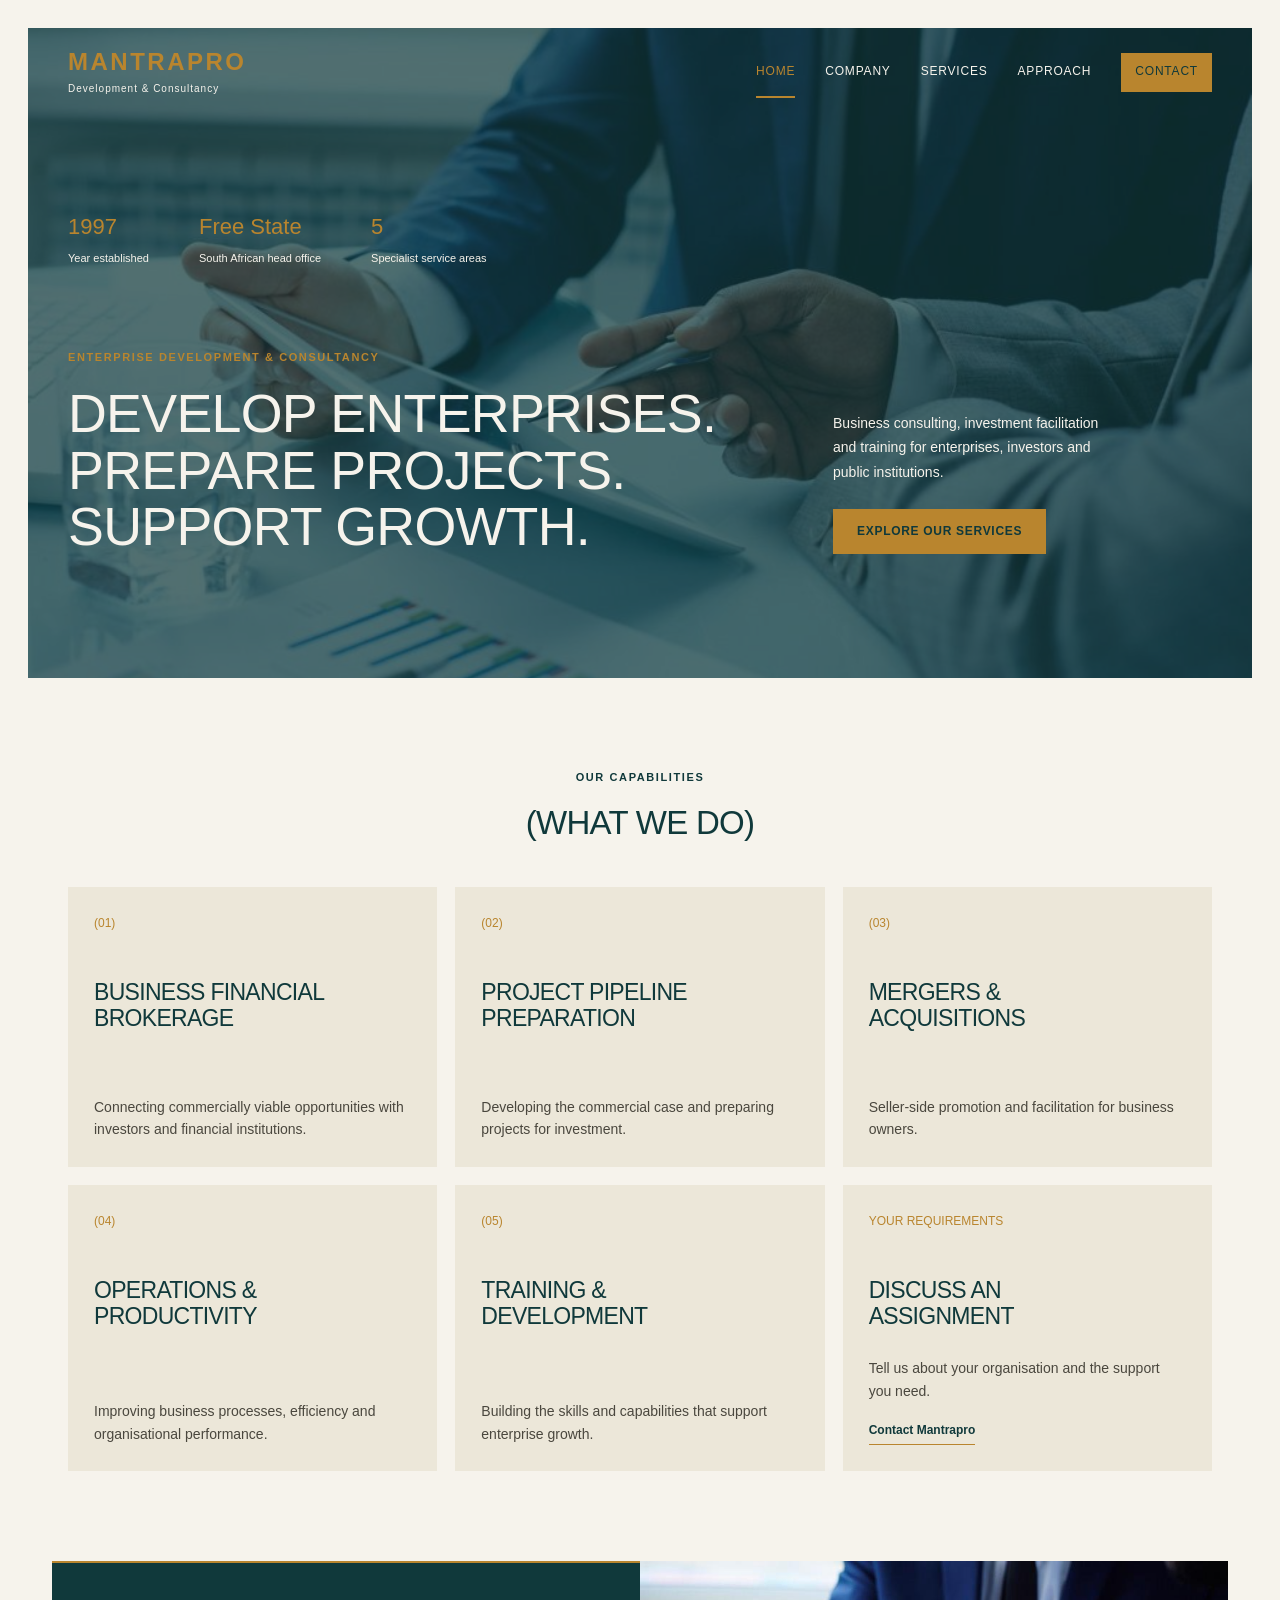
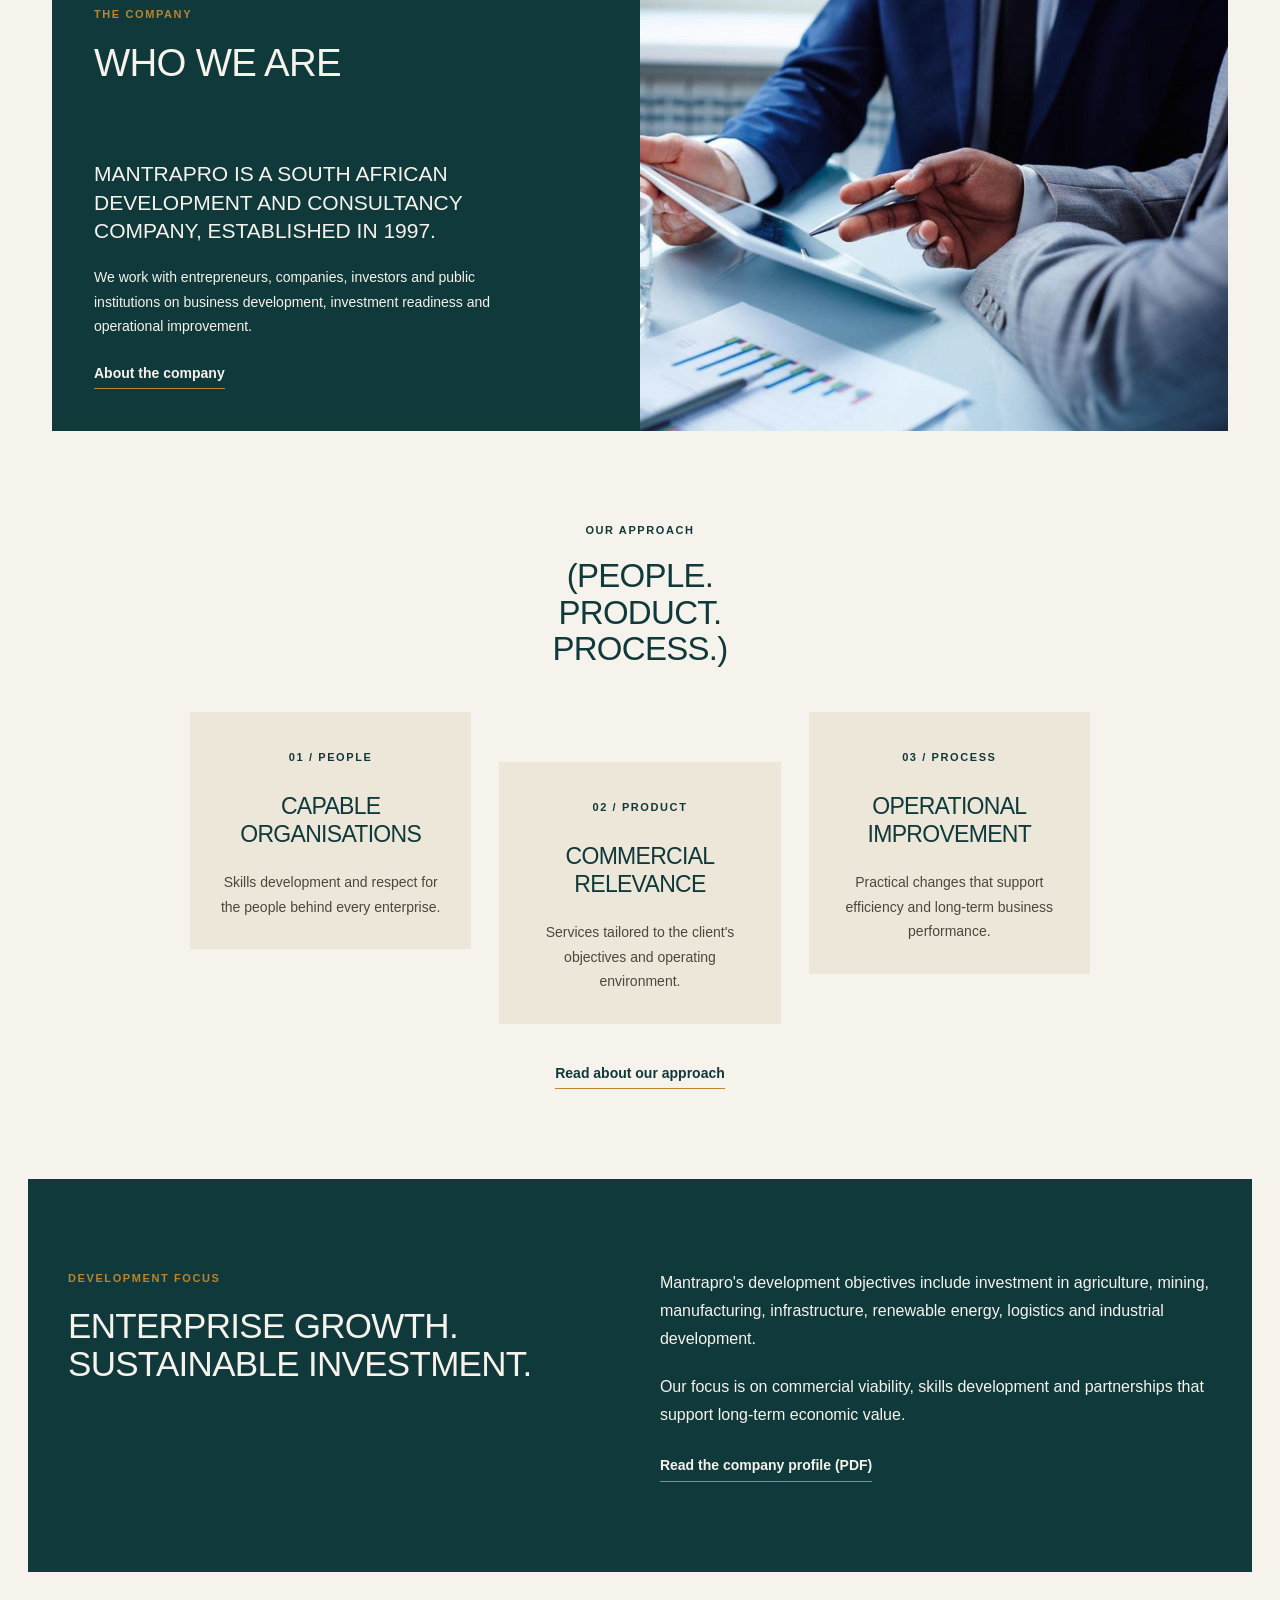
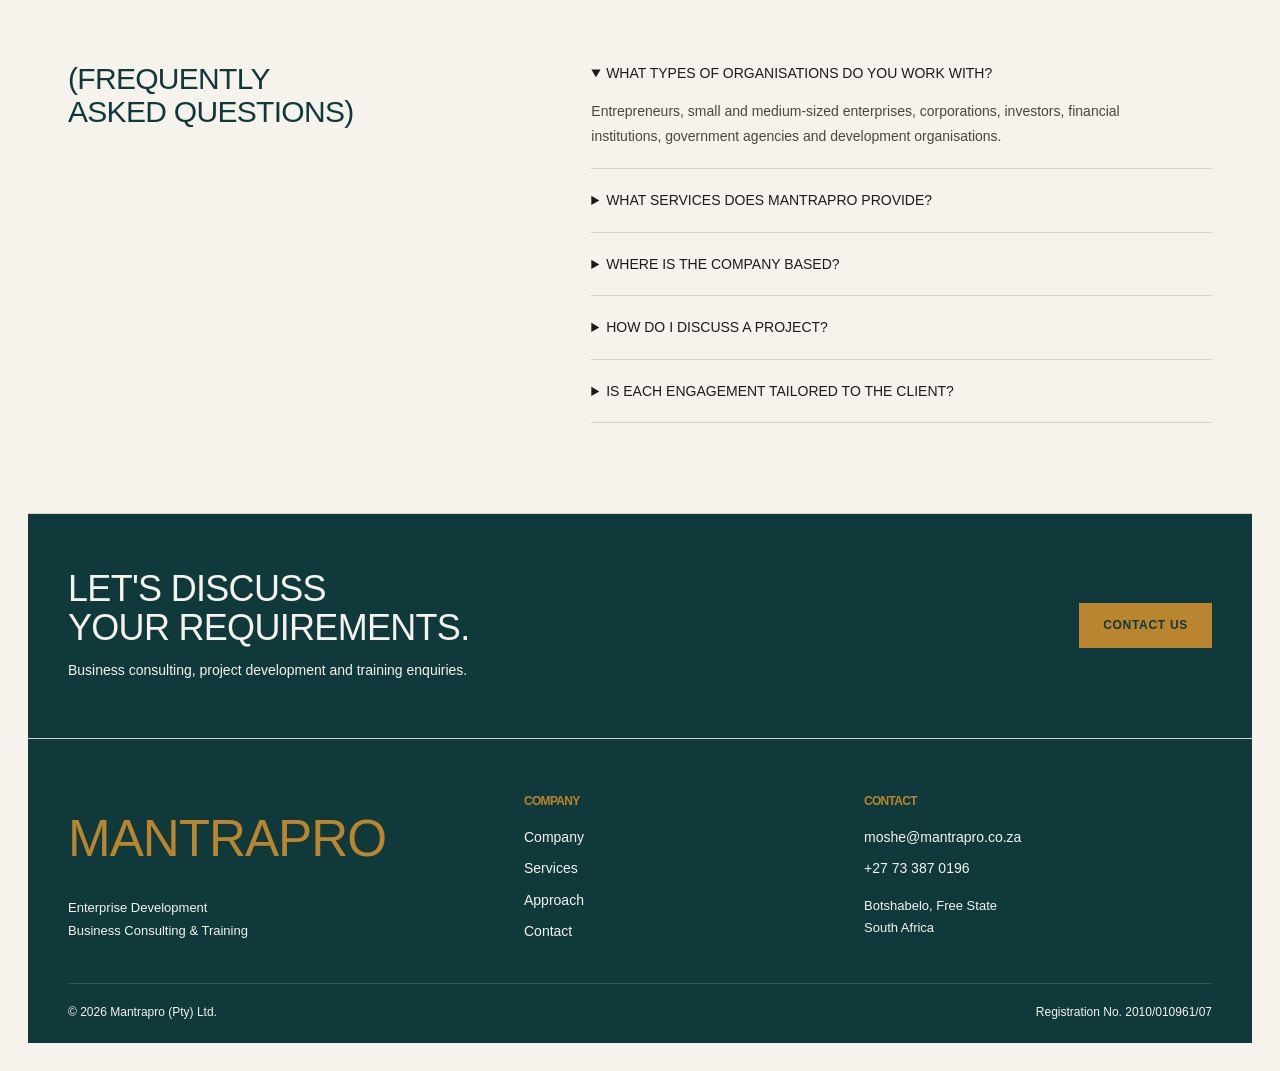
<file: index.html>
<!DOCTYPE html>
<html lang="en">
<head>
  <meta charset="UTF-8">
  <meta name="viewport" content="width=device-width, initial-scale=1">
  <meta name="description" content="Mantrapro provides enterprise development, business consulting, project preparation, investment facilitation and training in South Africa.">
  <meta name="theme-color" content="#10393B">
  <title>Enterprise Development & Business Consulting | Mantrapro</title>
  <link rel="stylesheet" href="styles.css">
  <script src="script.js" defer></script>
</head>
<body class="home-page">
  <a class="skip-link" href="#main">Skip to content</a>
  <div class="utility"><div class="container utility-inner"><span>Botshabelo, Free State &middot; South Africa</span><a href="tel:+27733870196">+27 73 387 0196</a></div></div>
  <header class="header" id="header">
    <div class="container header-inner">
      <a class="brand" href="index.html" aria-label="Mantrapro home"><span class="brand-name">MANTRAPRO</span><span class="brand-description">Development & Consultancy</span></a>
      <button class="menu-toggle" type="button" aria-expanded="false" aria-controls="navigation">Menu</button>
      <nav class="nav" id="navigation" aria-label="Main navigation">
        <a href="index.html" aria-current="page">Home</a>
        <a href="company.html">Company</a>
        <a href="services.html">Services</a>
        <a href="approach.html">Approach</a>
        <a href="contact.html">Contact</a>
      </nav>
    </div>
  </header>
  <main id="main">
    <section class="template-hero" aria-labelledby="hero-title">
      <img class="hero-image" src="assets/business-consulting.jpg" alt="Consultants reviewing business information together" width="979" height="652" fetchpriority="high">
      <div class="hero-tint"></div>
      <div class="container hero-content">
        <div class="hero-facts"><div><strong>1997</strong><span>Year established</span></div><div><strong>Free State</strong><span>South African head office</span></div><div><strong>5</strong><span>Specialist service areas</span></div></div>
        <div class="hero-bottom"><div><p class="eyebrow">Enterprise development &amp; consultancy</p><h1 id="hero-title">DEVELOP ENTERPRISES.<br>PREPARE PROJECTS.<br>SUPPORT GROWTH.</h1></div><div class="hero-summary"><p>Business consulting, investment facilitation and training for enterprises, investors and public institutions.</p><a class="button" href="services.html">Explore our services</a></div></div>
      </div>
    </section>
    <section class="section home-services"><div class="container"><div class="center-heading"><p class="eyebrow">Our capabilities</p><h2>(WHAT WE DO)</h2></div><div class="capability-grid">
      <a class="capability-card" href="services.html#financial-brokerage"><span class="card-number">(01)</span><h3>BUSINESS FINANCIAL<br>BROKERAGE</h3><p>Connecting commercially viable opportunities with investors and financial institutions.</p></a>
      <a class="capability-card" href="services.html#project-preparation"><span class="card-number">(02)</span><h3>PROJECT PIPELINE<br>PREPARATION</h3><p>Developing the commercial case and preparing projects for investment.</p></a>
      <a class="capability-card" href="services.html#mergers-acquisitions"><span class="card-number">(03)</span><h3>MERGERS &amp;<br>ACQUISITIONS</h3><p>Seller-side promotion and facilitation for business owners.</p></a>
      <a class="capability-card" href="services.html#operations"><span class="card-number">(04)</span><h3>OPERATIONS &amp;<br>PRODUCTIVITY</h3><p>Improving business processes, efficiency and organisational performance.</p></a>
      <a class="capability-card" href="services.html#training"><span class="card-number">(05)</span><h3>TRAINING &amp;<br>DEVELOPMENT</h3><p>Building the skills and capabilities that support enterprise growth.</p></a>
      <div class="capability-card capability-contact"><span class="card-number">YOUR REQUIREMENTS</span><h3>DISCUSS AN<br>ASSIGNMENT</h3><p>Tell us about your organisation and the support you need.</p><a class="text-link" href="contact.html">Contact Mantrapro</a></div>
    </div></div></section>
    <section class="company-feature" aria-labelledby="company-title"><div class="company-feature-copy"><p class="eyebrow">The company</p><h2 id="company-title">WHO WE ARE</h2><div><p>MANTRAPRO IS A SOUTH AFRICAN DEVELOPMENT AND CONSULTANCY COMPANY, ESTABLISHED IN 1997.</p><p class="feature-description">We work with entrepreneurs, companies, investors and public institutions on business development, investment readiness and operational improvement.</p><a class="text-link" href="company.html">About the company</a></div></div><img src="assets/business-consulting.jpg" alt="A business discussion focused on financial and project information" width="979" height="652" loading="lazy"></section>
    <section class="section foundations"><div class="container"><div class="center-heading"><p class="eyebrow">Our approach</p><h2>(PEOPLE.<br>PRODUCT.<br>PROCESS.)</h2></div><div class="foundation-grid"><article><span class="eyebrow">01 / People</span><h3>CAPABLE<br>ORGANISATIONS</h3><p>Skills development and respect for the people behind every enterprise.</p></article><article><span class="eyebrow">02 / Product</span><h3>COMMERCIAL<br>RELEVANCE</h3><p>Services tailored to the client's objectives and operating environment.</p></article><article><span class="eyebrow">03 / Process</span><h3>OPERATIONAL<br>IMPROVEMENT</h3><p>Practical changes that support efficiency and long-term business performance.</p></article></div><div class="center-link"><a class="text-link" href="approach.html">Read about our approach</a></div></div></section>
    <section class="section priorities"><div class="container split"><div><p class="eyebrow">Development focus</p><h2>ENTERPRISE GROWTH.<br>SUSTAINABLE INVESTMENT.</h2></div><div class="prose"><p>Mantrapro's development objectives include investment in agriculture, mining, manufacturing, infrastructure, renewable energy, logistics and industrial development.</p><p>Our focus is on commercial viability, skills development and partnerships that support long-term economic value.</p><a class="text-link" href="assets/mantrapro-company-profile.pdf">Read the company profile (PDF)</a></div></div></section>
    <section class="section faq-section"><div class="container faq-layout"><h2>(FREQUENTLY<br>ASKED QUESTIONS)</h2><div class="faq-list">
      <details open><summary>What types of organisations do you work with?</summary><p>Entrepreneurs, small and medium-sized enterprises, corporations, investors, financial institutions, government agencies and development organisations.</p></details>
      <details><summary>What services does Mantrapro provide?</summary><p>Business financial brokerage, project pipeline preparation, seller-side mergers and acquisitions facilitation, operational improvement and training. <a class="text-link" href="services.html">View our services</a></p></details>
      <details><summary>Where is the company based?</summary><p>Our head office is in Botshabelo, Free State, South Africa. We provide services throughout South Africa and seek partnerships across African markets.</p></details>
      <details><summary>How do I discuss a project?</summary><p>Contact Johannes Moshe at <a href="mailto:moshe@mantrapro.co.za">moshe@mantrapro.co.za</a> or <a href="tel:+27733870196">+27 73 387 0196</a>. Include your organisation, your requirements and a brief project description.</p></details>
      <details><summary>Is each engagement tailored to the client?</summary><p>Yes. The scope of an assignment is discussed around your commercial objectives and operational challenges.</p></details>
    </div></div></section>
    <section class="enquiry"><div class="container enquiry-inner"><div><h2>LET'S DISCUSS<br>YOUR REQUIREMENTS.</h2><p>Business consulting, project development and training enquiries.</p></div><a class="button" href="contact.html">Contact us</a></div></section>
  </main>
  <footer class="footer"><div class="container footer-grid"><div><a class="footer-brand" href="index.html">MANTRAPRO</a><p>Enterprise Development<br>Business Consulting & Training</p></div><div><h2>Company</h2><nav aria-label="Footer navigation"><a class="" href="company.html">Company</a><a class="" href="services.html">Services</a><a class="" href="approach.html">Approach</a><a class="" href="contact.html">Contact</a></nav></div><div><h2>Contact</h2><a href="mailto:moshe@mantrapro.co.za">moshe@mantrapro.co.za</a><a href="tel:+27733870196">+27 73 387 0196</a><p>Botshabelo, Free State<br>South Africa</p></div></div><div class="container footer-bottom"><span>&copy; <span id="year">2026</span> Mantrapro (Pty) Ltd.</span><span>Registration No. 2010/010961/07</span></div></footer>
</body>
</html>
</file>
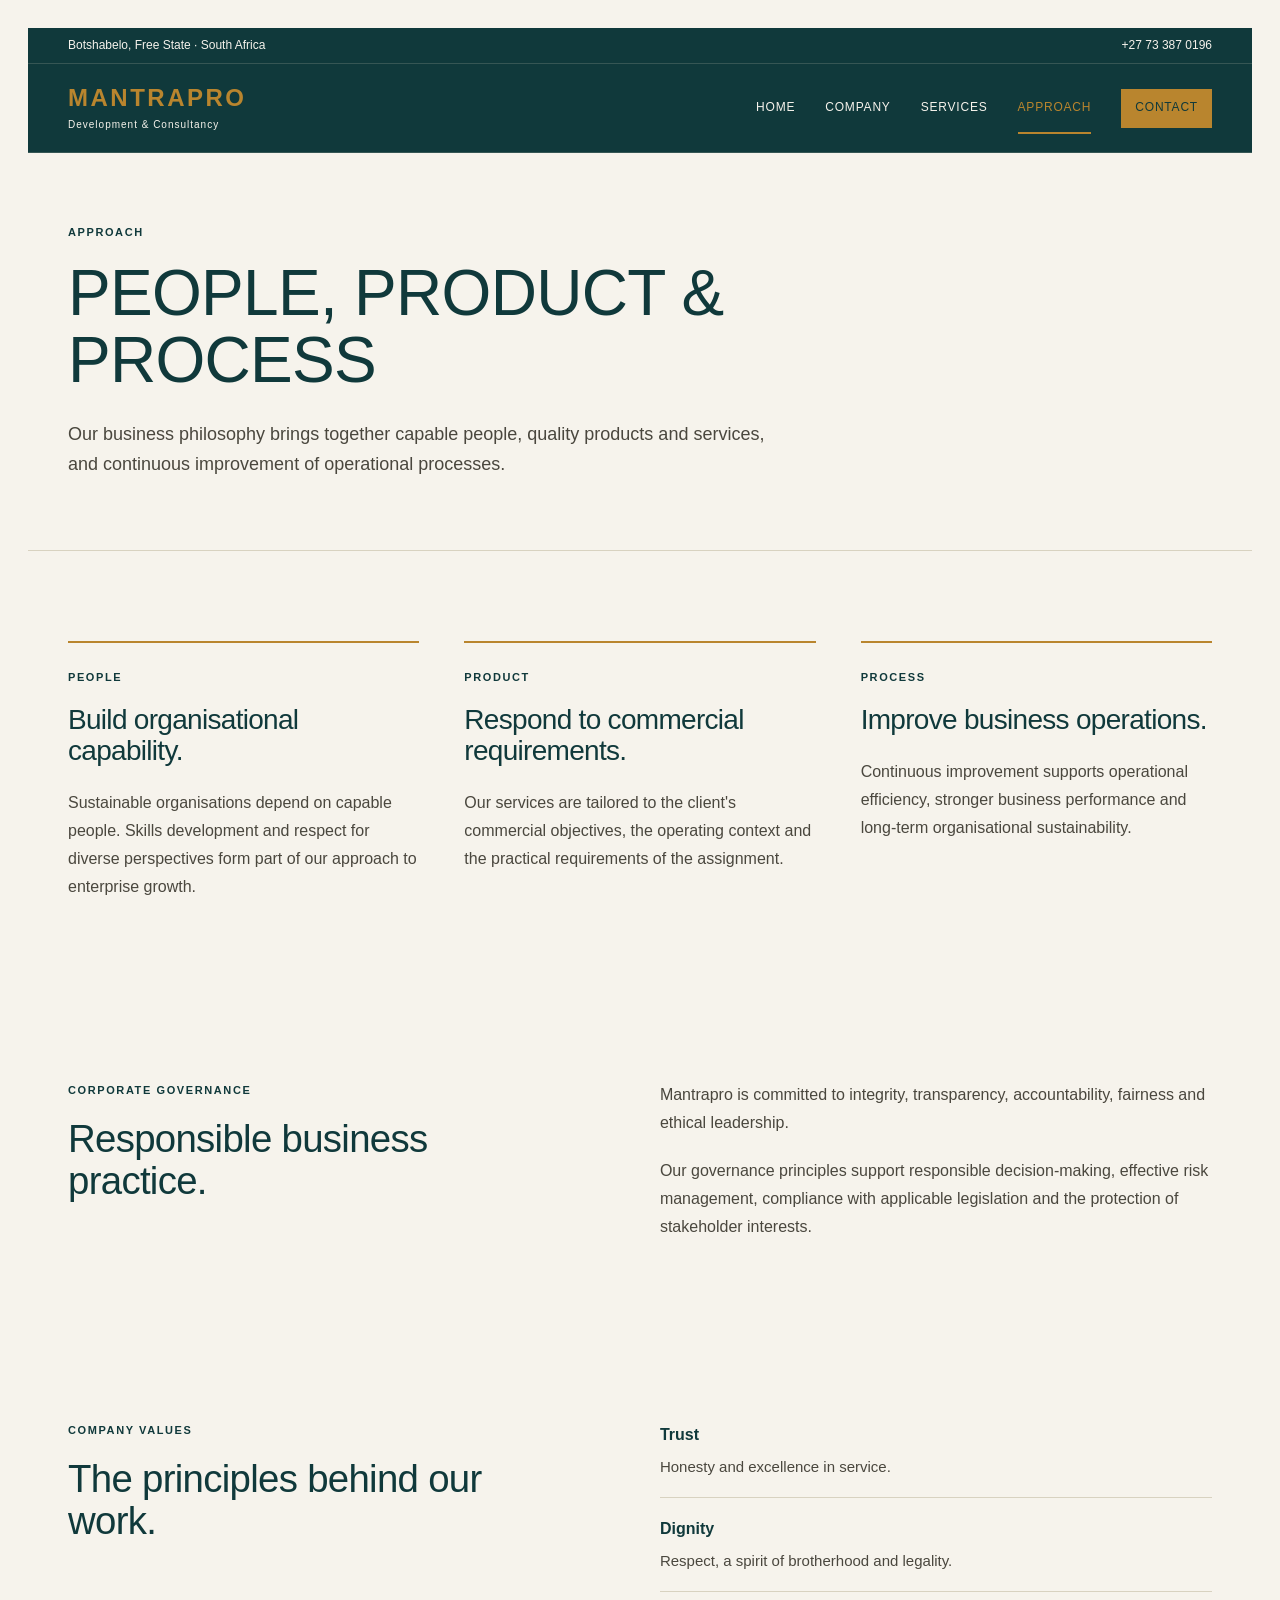
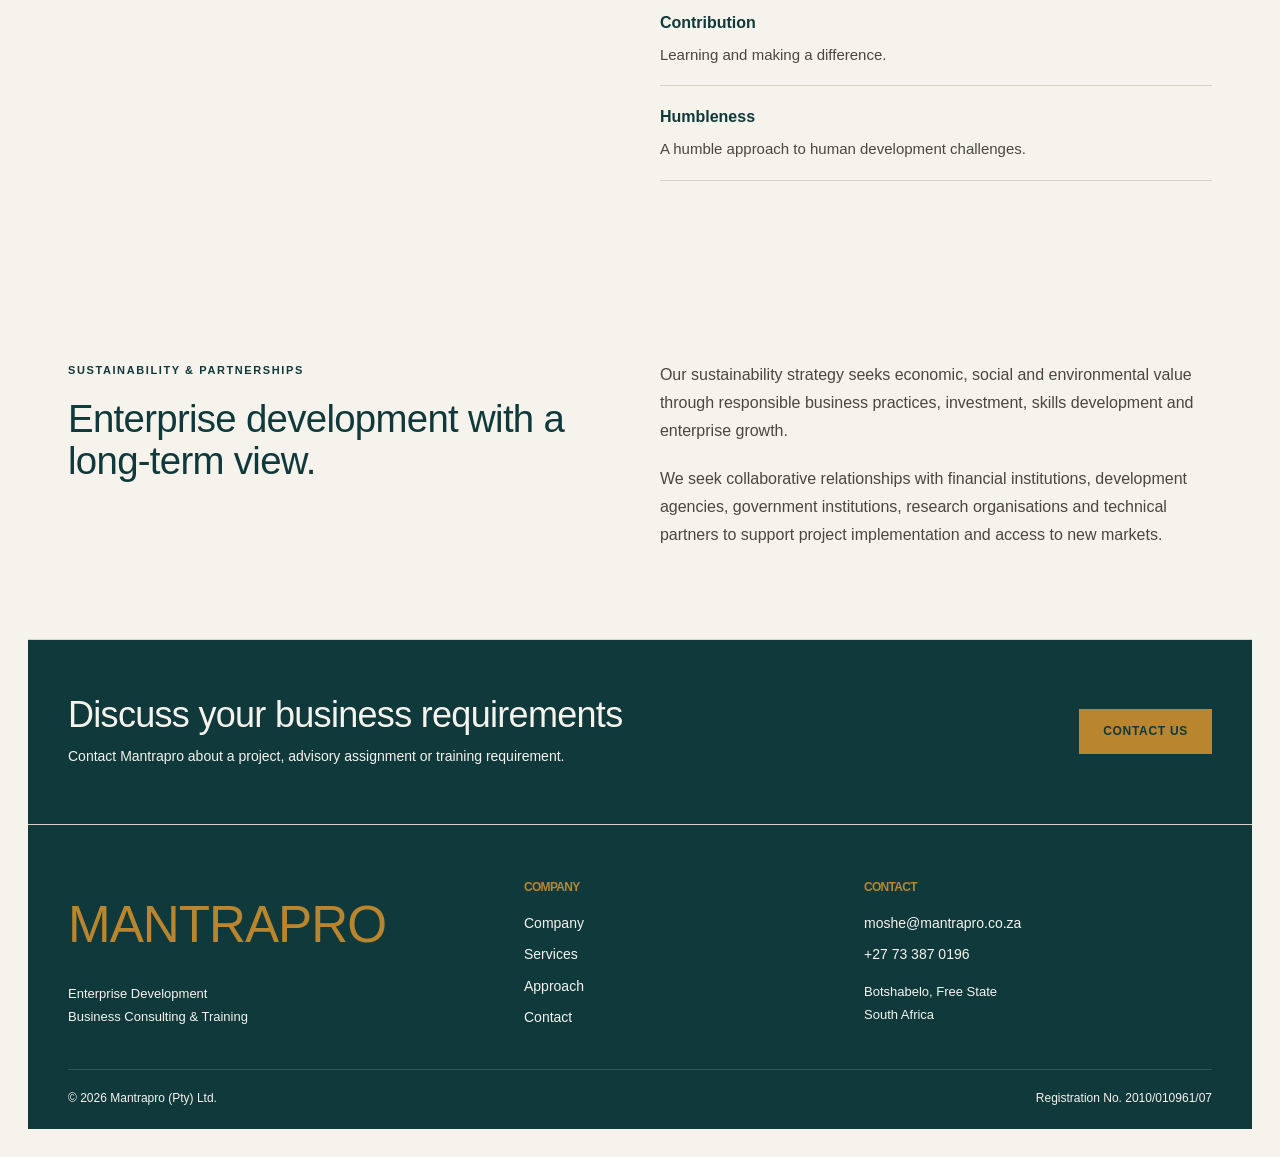
<file: approach.html>
<!DOCTYPE html>
<html lang="en">
<head>
  <meta charset="UTF-8">
  <meta name="viewport" content="width=device-width, initial-scale=1">
  <meta name="description" content="Approach at Mantrapro (Pty) Ltd, a Free State enterprise development and business consulting company established in 1997.">
  <meta name="theme-color" content="#10393B">
  <title>Approach | Mantrapro</title>
  <link rel="stylesheet" href="styles.css">
  <script src="script.js" defer></script>
</head>
<body>
  <a class="skip-link" href="#main">Skip to content</a>
  <div class="utility"><div class="container utility-inner"><span>Botshabelo, Free State &middot; South Africa</span><a href="tel:+27733870196">+27 73 387 0196</a></div></div>
  <header class="header" id="header">
    <div class="container header-inner">
      <a class="brand" href="index.html" aria-label="Mantrapro home"><span class="brand-name">MANTRAPRO</span><span class="brand-description">Development & Consultancy</span></a>
      <button class="menu-toggle" type="button" aria-expanded="false" aria-controls="navigation">Menu</button>
      <nav class="nav" id="navigation" aria-label="Main navigation">
        <a href="index.html">Home</a>
        <a href="company.html">Company</a>
        <a href="services.html">Services</a>
        <a href="approach.html" aria-current="page">Approach</a>
        <a href="contact.html">Contact</a>
      </nav>
    </div>
  </header>
  <main id="main">
<section class="page-intro"><div class="container"><p class="eyebrow">Approach</p><h1>People, product & process</h1><p class="lead">Our business philosophy brings together capable people, quality products and services, and continuous improvement of operational processes.</p></div></section>
<section class="section"><div class="container pillars"><article><p class="eyebrow">People</p><h2>Build organisational capability.</h2><p>Sustainable organisations depend on capable people. Skills development and respect for diverse perspectives form part of our approach to enterprise growth.</p></article><article><p class="eyebrow">Product</p><h2>Respond to commercial requirements.</h2><p>Our services are tailored to the client's commercial objectives, the operating context and the practical requirements of the assignment.</p></article><article><p class="eyebrow">Process</p><h2>Improve business operations.</h2><p>Continuous improvement supports operational efficiency, stronger business performance and long-term organisational sustainability.</p></article></div></section>
<section class="section soft"><div class="container split"><div><p class="eyebrow">Corporate governance</p><h2>Responsible business practice.</h2></div><div class="prose"><p>Mantrapro is committed to integrity, transparency, accountability, fairness and ethical leadership.</p><p>Our governance principles support responsible decision-making, effective risk management, compliance with applicable legislation and the protection of stakeholder interests.</p></div></div></section>
<section class="section"><div class="container split"><div><p class="eyebrow">Company values</p><h2>The principles behind our work.</h2></div><dl class="values-list"><div><dt>Trust</dt><dd>Honesty and excellence in service.</dd></div><div><dt>Dignity</dt><dd>Respect, a spirit of brotherhood and legality.</dd></div><div><dt>Contribution</dt><dd>Learning and making a difference.</dd></div><div><dt>Humbleness</dt><dd>A humble approach to human development challenges.</dd></div></dl></div></section>
<section class="section soft"><div class="container split"><div><p class="eyebrow">Sustainability & partnerships</p><h2>Enterprise development with a long-term view.</h2></div><div class="prose"><p>Our sustainability strategy seeks economic, social and environmental value through responsible business practices, investment, skills development and enterprise growth.</p><p>We seek collaborative relationships with financial institutions, development agencies, government institutions, research organisations and technical partners to support project implementation and access to new markets.</p></div></div></section><section class="enquiry"><div class="container enquiry-inner"><div><h2>Discuss your business requirements</h2><p>Contact Mantrapro about a project, advisory assignment or training requirement.</p></div><a class="button" href="contact.html">Contact us</a></div></section>
  </main>
  <footer class="footer"><div class="container footer-grid"><div><a class="footer-brand" href="index.html">MANTRAPRO</a><p>Enterprise Development<br>Business Consulting & Training</p></div><div><h2>Company</h2><nav aria-label="Footer navigation"><a class="" href="company.html">Company</a><a class="" href="services.html">Services</a><a class="" href="approach.html">Approach</a><a class="" href="contact.html">Contact</a></nav></div><div><h2>Contact</h2><a href="mailto:moshe@mantrapro.co.za">moshe@mantrapro.co.za</a><a href="tel:+27733870196">+27 73 387 0196</a><p>Botshabelo, Free State<br>South Africa</p></div></div><div class="container footer-bottom"><span>&copy; <span id="year">2026</span> Mantrapro (Pty) Ltd.</span><span>Registration No. 2010/010961/07</span></div></footer>
</body>
</html>
</file>
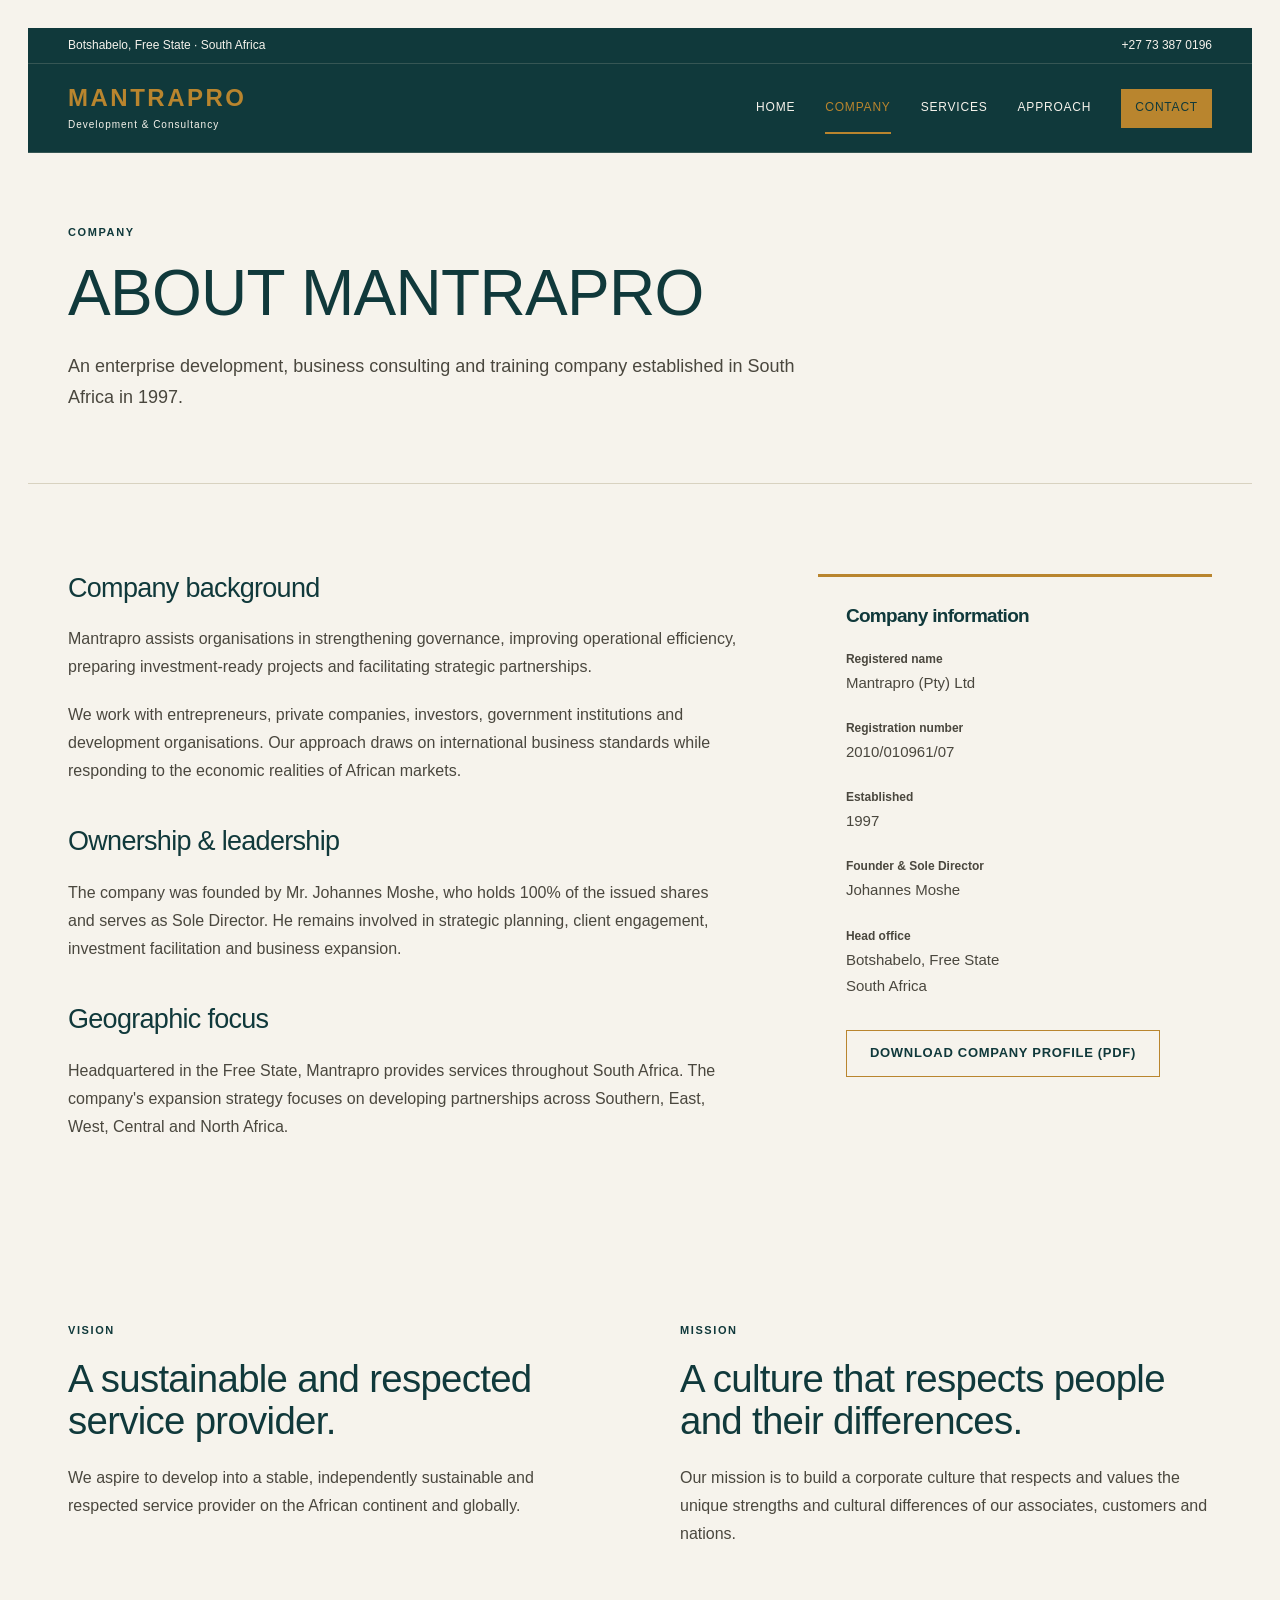
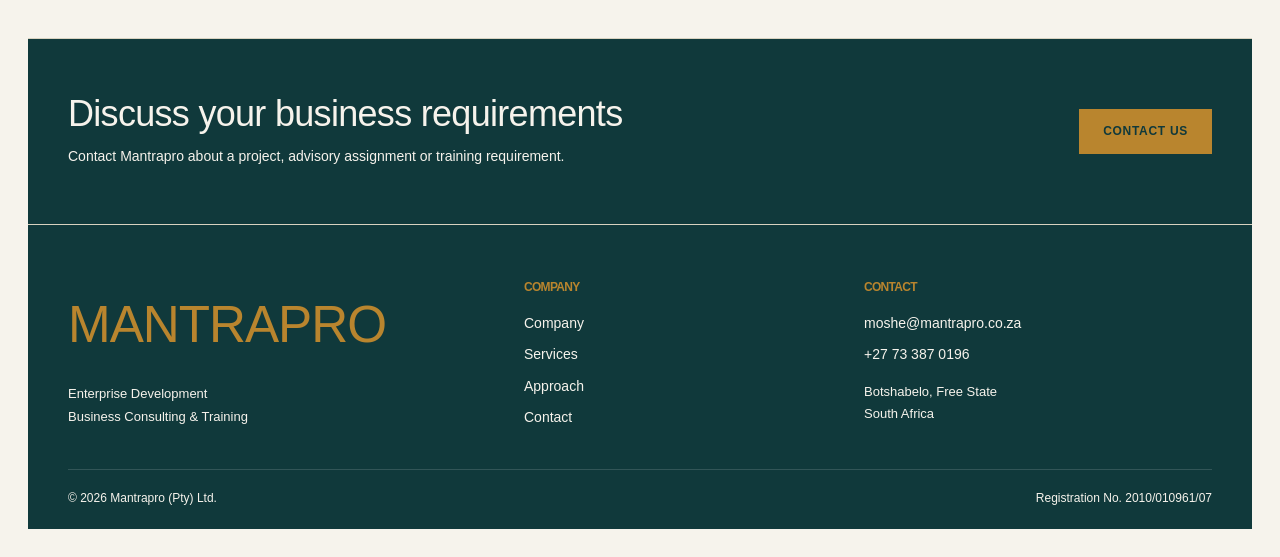
<file: company.html>
<!DOCTYPE html>
<html lang="en">
<head>
  <meta charset="UTF-8">
  <meta name="viewport" content="width=device-width, initial-scale=1">
  <meta name="description" content="Company at Mantrapro (Pty) Ltd, a Free State enterprise development and business consulting company established in 1997.">
  <meta name="theme-color" content="#10393B">
  <title>Company | Mantrapro</title>
  <link rel="stylesheet" href="styles.css">
  <script src="script.js" defer></script>
</head>
<body>
  <a class="skip-link" href="#main">Skip to content</a>
  <div class="utility"><div class="container utility-inner"><span>Botshabelo, Free State &middot; South Africa</span><a href="tel:+27733870196">+27 73 387 0196</a></div></div>
  <header class="header" id="header">
    <div class="container header-inner">
      <a class="brand" href="index.html" aria-label="Mantrapro home"><span class="brand-name">MANTRAPRO</span><span class="brand-description">Development & Consultancy</span></a>
      <button class="menu-toggle" type="button" aria-expanded="false" aria-controls="navigation">Menu</button>
      <nav class="nav" id="navigation" aria-label="Main navigation">
        <a href="index.html">Home</a>
        <a href="company.html" aria-current="page">Company</a>
        <a href="services.html">Services</a>
        <a href="approach.html">Approach</a>
        <a href="contact.html">Contact</a>
      </nav>
    </div>
  </header>
  <main id="main">
<section class="page-intro"><div class="container"><p class="eyebrow">Company</p><h1>About Mantrapro</h1><p class="lead">An enterprise development, business consulting and training company established in South Africa in 1997.</p></div></section>
<section class="section"><div class="container content-sidebar"><div class="prose"><h2>Company background</h2><p>Mantrapro assists organisations in strengthening governance, improving operational efficiency, preparing investment-ready projects and facilitating strategic partnerships.</p><p>We work with entrepreneurs, private companies, investors, government institutions and development organisations. Our approach draws on international business standards while responding to the economic realities of African markets.</p><h2>Ownership & leadership</h2><p>The company was founded by Mr. Johannes Moshe, who holds 100% of the issued shares and serves as Sole Director. He remains involved in strategic planning, client engagement, investment facilitation and business expansion.</p><h2>Geographic focus</h2><p>Headquartered in the Free State, Mantrapro provides services throughout South Africa. The company's expansion strategy focuses on developing partnerships across Southern, East, West, Central and North Africa.</p></div><aside class="fact-panel" aria-label="Company information"><h2>Company information</h2><dl><dt>Registered name</dt><dd>Mantrapro (Pty) Ltd</dd><dt>Registration number</dt><dd>2010/010961/07</dd><dt>Established</dt><dd>1997</dd><dt>Founder & Sole Director</dt><dd>Johannes Moshe</dd><dt>Head office</dt><dd>Botshabelo, Free State<br>South Africa</dd></dl><a class="button secondary" href="assets/mantrapro-company-profile.pdf">Download company profile (PDF)</a></aside></div></section>
<section class="section soft"><div class="container two-columns"><article><p class="eyebrow">Vision</p><h2>A sustainable and respected service provider.</h2><p>We aspire to develop into a stable, independently sustainable and respected service provider on the African continent and globally.</p></article><article><p class="eyebrow">Mission</p><h2>A culture that respects people and their differences.</h2><p>Our mission is to build a corporate culture that respects and values the unique strengths and cultural differences of our associates, customers and nations.</p></article></div></section><section class="enquiry"><div class="container enquiry-inner"><div><h2>Discuss your business requirements</h2><p>Contact Mantrapro about a project, advisory assignment or training requirement.</p></div><a class="button" href="contact.html">Contact us</a></div></section>
  </main>
  <footer class="footer"><div class="container footer-grid"><div><a class="footer-brand" href="index.html">MANTRAPRO</a><p>Enterprise Development<br>Business Consulting & Training</p></div><div><h2>Company</h2><nav aria-label="Footer navigation"><a class="" href="company.html">Company</a><a class="" href="services.html">Services</a><a class="" href="approach.html">Approach</a><a class="" href="contact.html">Contact</a></nav></div><div><h2>Contact</h2><a href="mailto:moshe@mantrapro.co.za">moshe@mantrapro.co.za</a><a href="tel:+27733870196">+27 73 387 0196</a><p>Botshabelo, Free State<br>South Africa</p></div></div><div class="container footer-bottom"><span>&copy; <span id="year">2026</span> Mantrapro (Pty) Ltd.</span><span>Registration No. 2010/010961/07</span></div></footer>
</body>
</html>
</file>
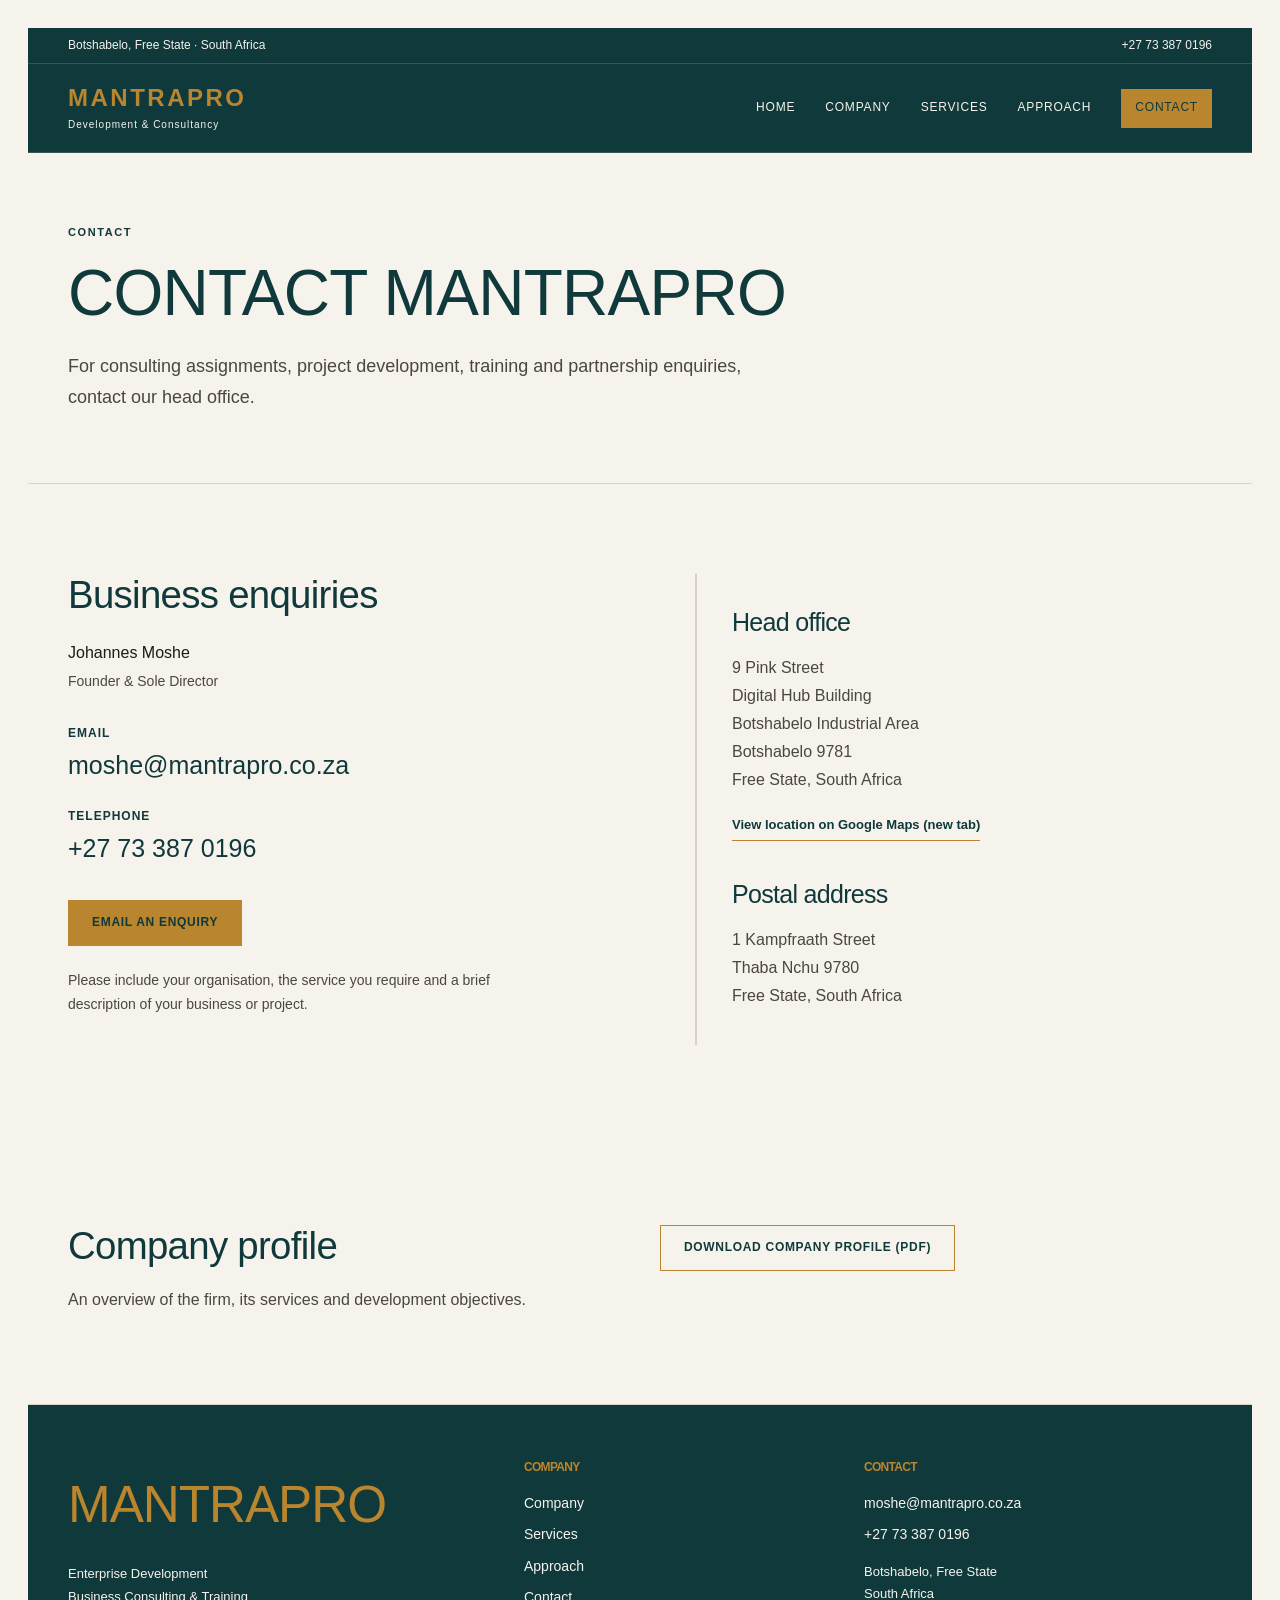
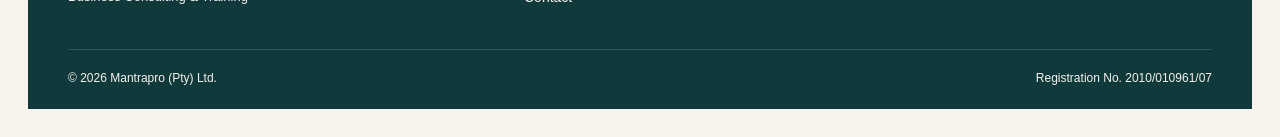
<file: contact.html>
<!DOCTYPE html>
<html lang="en">
<head>
  <meta charset="UTF-8">
  <meta name="viewport" content="width=device-width, initial-scale=1">
  <meta name="description" content="Contact at Mantrapro (Pty) Ltd, a Free State enterprise development and business consulting company established in 1997.">
  <meta name="theme-color" content="#10393B">
  <title>Contact | Mantrapro</title>
  <link rel="stylesheet" href="styles.css">
  <script src="script.js" defer></script>
</head>
<body>
  <a class="skip-link" href="#main">Skip to content</a>
  <div class="utility"><div class="container utility-inner"><span>Botshabelo, Free State &middot; South Africa</span><a href="tel:+27733870196">+27 73 387 0196</a></div></div>
  <header class="header" id="header">
    <div class="container header-inner">
      <a class="brand" href="index.html" aria-label="Mantrapro home"><span class="brand-name">MANTRAPRO</span><span class="brand-description">Development & Consultancy</span></a>
      <button class="menu-toggle" type="button" aria-expanded="false" aria-controls="navigation">Menu</button>
      <nav class="nav" id="navigation" aria-label="Main navigation">
        <a href="index.html">Home</a>
        <a href="company.html">Company</a>
        <a href="services.html">Services</a>
        <a href="approach.html">Approach</a>
        <a href="contact.html" aria-current="page">Contact</a>
      </nav>
    </div>
  </header>
  <main id="main">
<section class="page-intro"><div class="container"><p class="eyebrow">Contact</p><h1>Contact Mantrapro</h1><p class="lead">For consulting assignments, project development, training and partnership enquiries, contact our head office.</p></div></section>
<section class="section"><div class="container contact-grid"><div><h2>Business enquiries</h2><p class="contact-person">Johannes Moshe<br><span>Founder & Sole Director</span></p><dl class="contact-methods"><dt>Email</dt><dd><a class="contact-link" href="mailto:moshe@mantrapro.co.za">moshe@mantrapro.co.za</a></dd><dt>Telephone</dt><dd><a class="contact-link" href="tel:+27733870196">+27 73 387 0196</a></dd></dl><p id="service-context" class="service-context" hidden></p><div class="actions"><a id="email-enquiry" class="button" href="mailto:moshe@mantrapro.co.za?subject=Business%20enquiry">Email an enquiry</a></div><p class="contact-help">Please include your organisation, the service you require and a brief description of your business or project.</p></div><div class="address-panel"><h2>Head office</h2><address>9 Pink Street<br>Digital Hub Building<br>Botshabelo Industrial Area<br>Botshabelo 9781<br>Free State, South Africa</address><a class="text-link" href="https://www.google.com/maps/search/?api=1&amp;query=9%20Pink%20Street%20Botshabelo%20Industrial%20Area%20South%20Africa" target="_blank" rel="noopener">View location on Google Maps (new tab)</a><h2>Postal address</h2><address>1 Kampfraath Street<br>Thaba Nchu 9780<br>Free State, South Africa</address></div></div></section>
<section class="section soft"><div class="container split"><div><h2>Company profile</h2><p class="intro-text">An overview of the firm, its services and development objectives.</p></div><div><a class="button secondary" href="assets/mantrapro-company-profile.pdf">Download company profile (PDF)</a></div></div></section>
  </main>
  <footer class="footer"><div class="container footer-grid"><div><a class="footer-brand" href="index.html">MANTRAPRO</a><p>Enterprise Development<br>Business Consulting & Training</p></div><div><h2>Company</h2><nav aria-label="Footer navigation"><a class="" href="company.html">Company</a><a class="" href="services.html">Services</a><a class="" href="approach.html">Approach</a><a class="" href="contact.html">Contact</a></nav></div><div><h2>Contact</h2><a href="mailto:moshe@mantrapro.co.za">moshe@mantrapro.co.za</a><a href="tel:+27733870196">+27 73 387 0196</a><p>Botshabelo, Free State<br>South Africa</p></div></div><div class="container footer-bottom"><span>&copy; <span id="year">2026</span> Mantrapro (Pty) Ltd.</span><span>Registration No. 2010/010961/07</span></div></footer>
</body>
</html>
</file>
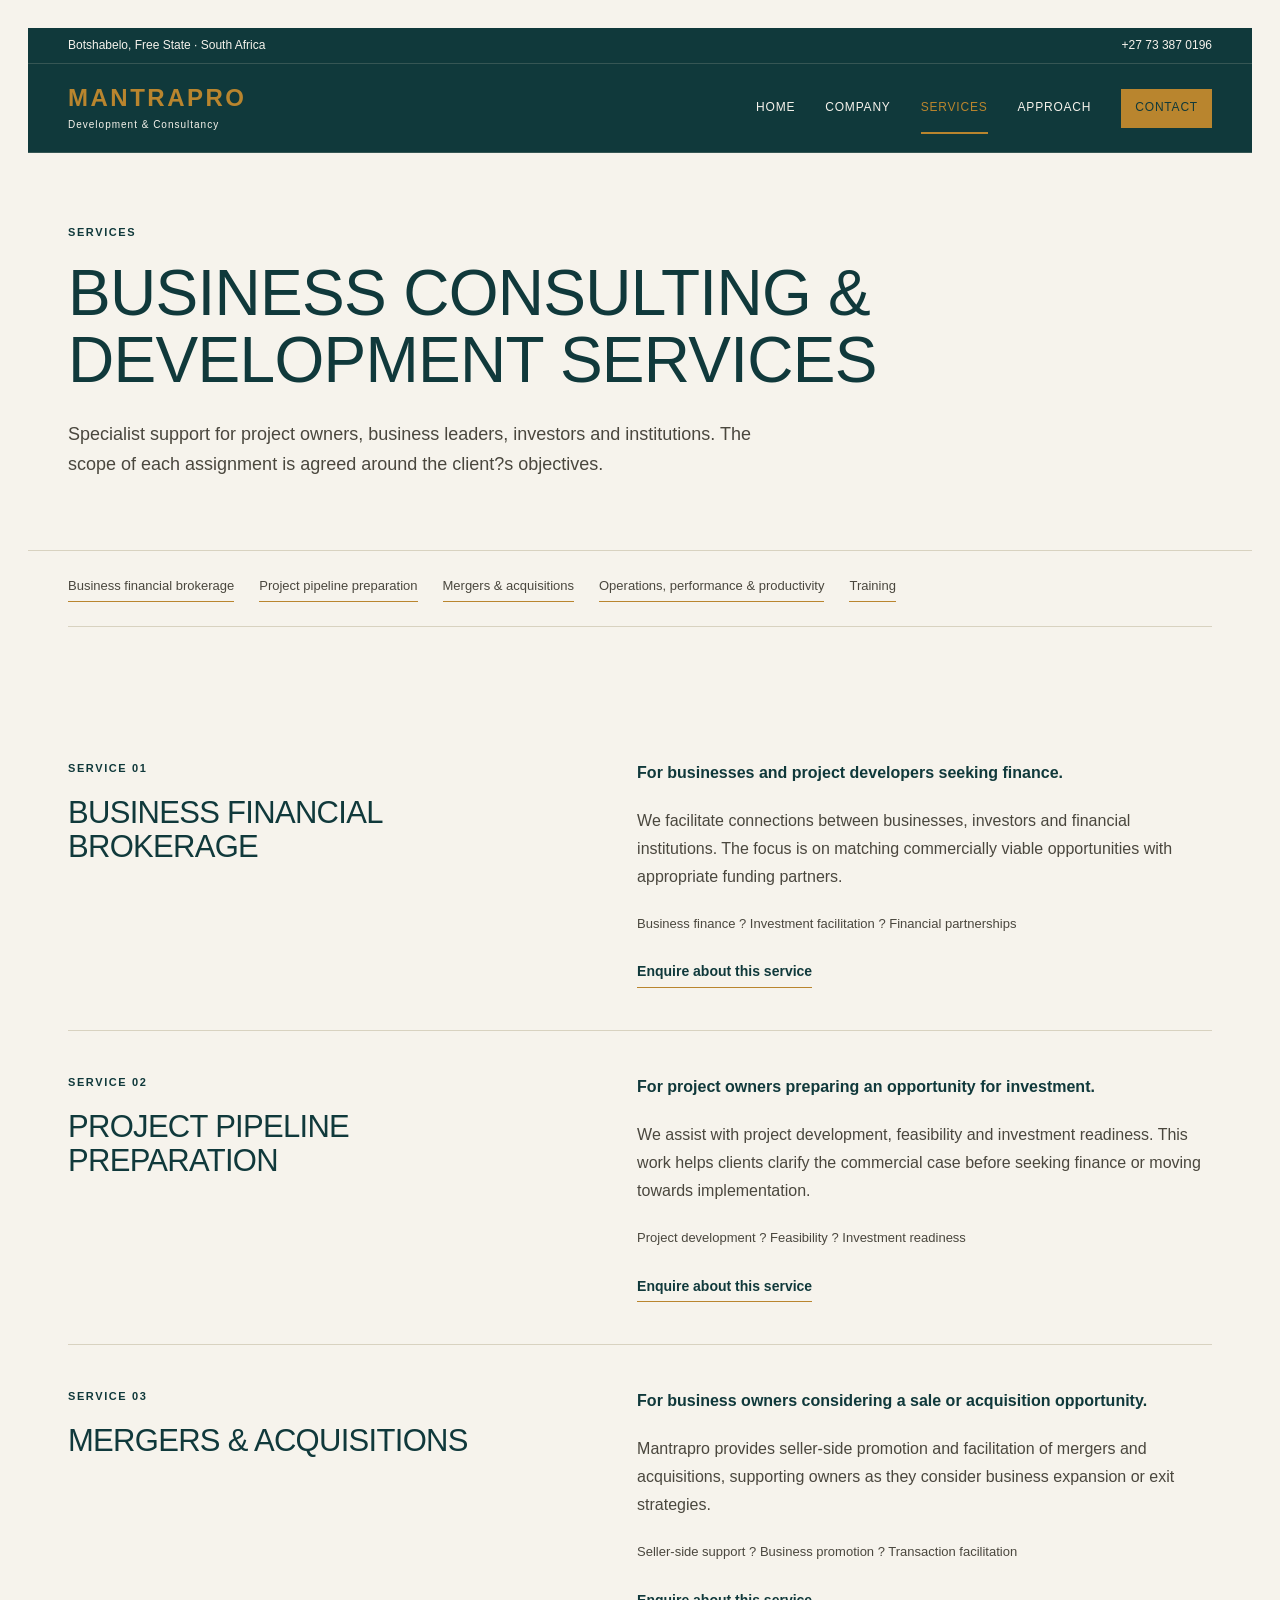
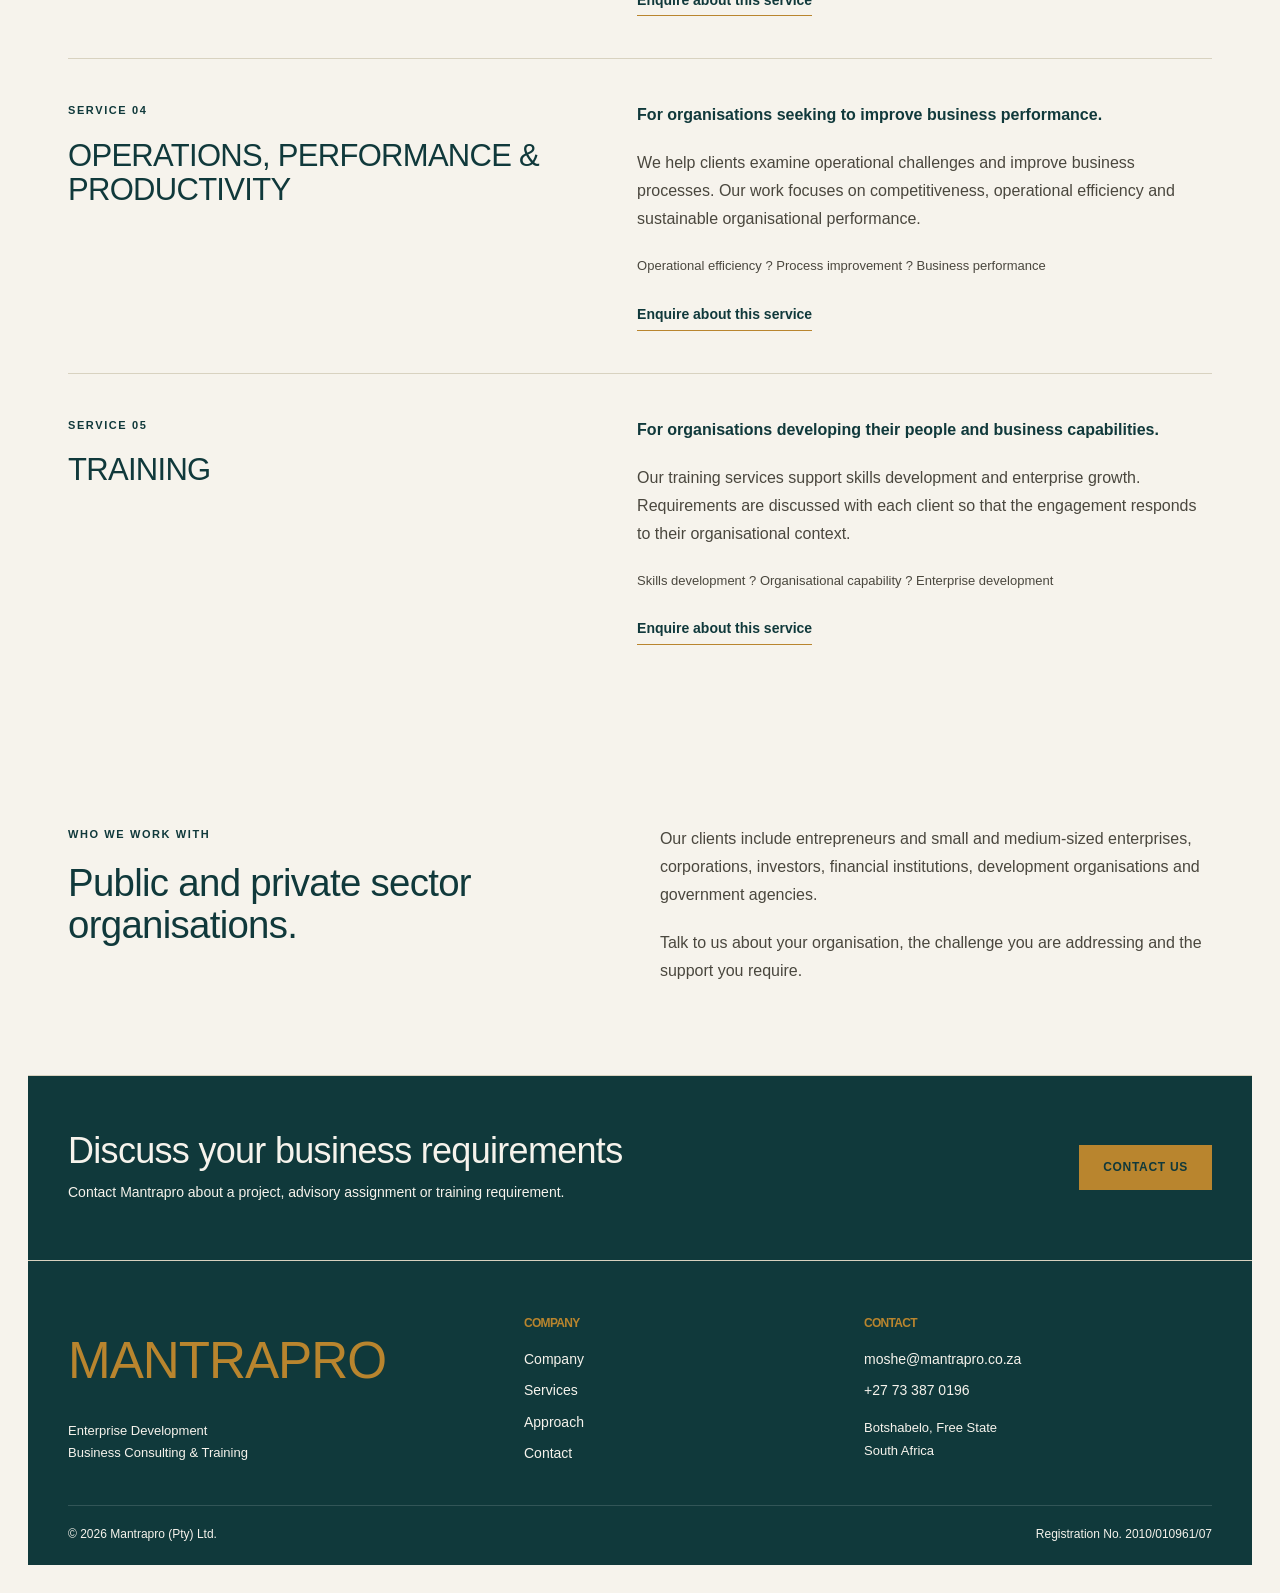
<file: services.html>
<!DOCTYPE html>
<html lang="en">
<head>
  <meta charset="UTF-8">
  <meta name="viewport" content="width=device-width, initial-scale=1">
  <meta name="description" content="Services at Mantrapro (Pty) Ltd, a Free State enterprise development and business consulting company established in 1997.">
  <meta name="theme-color" content="#10393B">
  <title>Services | Mantrapro</title>
  <link rel="stylesheet" href="styles.css">
  <script src="script.js" defer></script>
</head>
<body>
  <a class="skip-link" href="#main">Skip to content</a>
  <div class="utility"><div class="container utility-inner"><span>Botshabelo, Free State &middot; South Africa</span><a href="tel:+27733870196">+27 73 387 0196</a></div></div>
  <header class="header" id="header">
    <div class="container header-inner">
      <a class="brand" href="index.html" aria-label="Mantrapro home"><span class="brand-name">MANTRAPRO</span><span class="brand-description">Development & Consultancy</span></a>
      <button class="menu-toggle" type="button" aria-expanded="false" aria-controls="navigation">Menu</button>
      <nav class="nav" id="navigation" aria-label="Main navigation">
        <a href="index.html">Home</a>
        <a href="company.html">Company</a>
        <a href="services.html" aria-current="page">Services</a>
        <a href="approach.html">Approach</a>
        <a href="contact.html">Contact</a>
      </nav>
    </div>
  </header>
  <main id="main">
<section class="page-intro"><div class="container"><p class="eyebrow">Services</p><h1>Business consulting & development services</h1><p class="lead">Specialist support for project owners, business leaders, investors and institutions. The scope of each assignment is agreed around the client?s objectives.</p></div></section>
<div class="container service-jump" aria-label="Service sections"><a class="jump-link" href="#financial-brokerage">Business financial brokerage</a><a class="jump-link" href="#project-preparation">Project pipeline preparation</a><a class="jump-link" href="#mergers-acquisitions">Mergers & acquisitions</a><a class="jump-link" href="#operations">Operations, performance & productivity</a><a class="jump-link" href="#training">Training</a></div>
<section class="section service-details"><div class="container"><article class="service-detail" id="financial-brokerage"><div><p class="eyebrow">Service 01</p><h2>Business financial brokerage</h2></div><div class="prose"><p class="service-audience">For businesses and project developers seeking finance.</p><p>We facilitate connections between businesses, investors and financial institutions. The focus is on matching commercially viable opportunities with appropriate funding partners.</p><p class="scope">Business finance ? Investment facilitation ? Financial partnerships</p><a class="text-link" href="contact.html?service=Business%20financial%20brokerage">Enquire about this service</a></div></article><article class="service-detail" id="project-preparation"><div><p class="eyebrow">Service 02</p><h2>Project pipeline preparation</h2></div><div class="prose"><p class="service-audience">For project owners preparing an opportunity for investment.</p><p>We assist with project development, feasibility and investment readiness. This work helps clients clarify the commercial case before seeking finance or moving towards implementation.</p><p class="scope">Project development ? Feasibility ? Investment readiness</p><a class="text-link" href="contact.html?service=Project%20pipeline%20preparation">Enquire about this service</a></div></article><article class="service-detail" id="mergers-acquisitions"><div><p class="eyebrow">Service 03</p><h2>Mergers & acquisitions</h2></div><div class="prose"><p class="service-audience">For business owners considering a sale or acquisition opportunity.</p><p>Mantrapro provides seller-side promotion and facilitation of mergers and acquisitions, supporting owners as they consider business expansion or exit strategies.</p><p class="scope">Seller-side support ? Business promotion ? Transaction facilitation</p><a class="text-link" href="contact.html?service=Mergers%20%26%20acquisitions">Enquire about this service</a></div></article><article class="service-detail" id="operations"><div><p class="eyebrow">Service 04</p><h2>Operations, performance & productivity</h2></div><div class="prose"><p class="service-audience">For organisations seeking to improve business performance.</p><p>We help clients examine operational challenges and improve business processes. Our work focuses on competitiveness, operational efficiency and sustainable organisational performance.</p><p class="scope">Operational efficiency ? Process improvement ? Business performance</p><a class="text-link" href="contact.html?service=Operations%2C%20performance%20%26%20productivity">Enquire about this service</a></div></article><article class="service-detail" id="training"><div><p class="eyebrow">Service 05</p><h2>Training</h2></div><div class="prose"><p class="service-audience">For organisations developing their people and business capabilities.</p><p>Our training services support skills development and enterprise growth. Requirements are discussed with each client so that the engagement responds to their organisational context.</p><p class="scope">Skills development ? Organisational capability ? Enterprise development</p><a class="text-link" href="contact.html?service=Training">Enquire about this service</a></div></article></div></section>
<section class="section soft"><div class="container split"><div><p class="eyebrow">Who we work with</p><h2>Public and private sector organisations.</h2></div><div class="prose"><p>Our clients include entrepreneurs and small and medium-sized enterprises, corporations, investors, financial institutions, development organisations and government agencies.</p><p>Talk to us about your organisation, the challenge you are addressing and the support you require.</p></div></div></section><section class="enquiry"><div class="container enquiry-inner"><div><h2>Discuss your business requirements</h2><p>Contact Mantrapro about a project, advisory assignment or training requirement.</p></div><a class="button" href="contact.html">Contact us</a></div></section>
  </main>
  <footer class="footer"><div class="container footer-grid"><div><a class="footer-brand" href="index.html">MANTRAPRO</a><p>Enterprise Development<br>Business Consulting & Training</p></div><div><h2>Company</h2><nav aria-label="Footer navigation"><a class="" href="company.html">Company</a><a class="" href="services.html">Services</a><a class="" href="approach.html">Approach</a><a class="" href="contact.html">Contact</a></nav></div><div><h2>Contact</h2><a href="mailto:moshe@mantrapro.co.za">moshe@mantrapro.co.za</a><a href="tel:+27733870196">+27 73 387 0196</a><p>Botshabelo, Free State<br>South Africa</p></div></div><div class="container footer-bottom"><span>&copy; <span id="year">2026</span> Mantrapro (Pty) Ltd.</span><span>Registration No. 2010/010961/07</span></div></footer>
</body>
</html>
</file>
<file: styles.css>
﻿/* Shared presentation for all Mantrapro pages.
   Brand colours extracted from the company profile PDF. */
:root {
  --navy: #10393B;
  --navy-secondary: #10393B;
  --blue: #10393B;
  --gold-light: #D9B26B;
  --ink: #1C1B17;
  --muted: #4A473E;
  --gold: #B9852E;
  --paper: #F6F3EC;
  --line: #D8D2C0;
  --width: 1160px;
}
* { box-sizing: border-box; }
html { scroll-padding-top: 30px; }
body { margin: 0; color: var(--ink); background: white; font-family: Arial, Helvetica, sans-serif; font-size: 16px; line-height: 1.75; }
a { color: inherit; text-decoration: none; }
a:hover { text-decoration: underline; text-underline-offset: 4px; }
a:focus-visible, button:focus-visible { outline: 3px solid var(--gold); outline-offset: 5px; }
img { display: block; max-width: 100%; }
figure, h1, h2, h3, p { margin: 0; }
h1, h2, h3 { color: var(--navy); line-height: 1.22; font-weight: 500; }
h1 { font-family: Georgia, 'Times New Roman', serif; font-size: clamp(36px, 4.3vw, 57px); letter-spacing: -.8px; }
h2 { font-family: Georgia, 'Times New Roman', serif; font-size: clamp(27px, 2.6vw, 35px); }
h3 { font-size: 19px; }
p + p { margin-top: 20px; }
.container { width: min(var(--width), calc(100% - 64px)); margin-inline: auto; }
.skip-link { position: absolute; left: 20px; top: -100px; z-index: 30; padding: 12px; background: white; }
.skip-link:focus { top: 12px; }
.utility { background: var(--navy); color: var(--paper); font-size: 13px; padding: 7px 0; }
.utility-inner { display: flex; justify-content: space-between; gap: 20px; }
.header { background: white; border-bottom: 1px solid var(--line); }
.header-inner { min-height: 104px; display: flex; align-items: center; justify-content: space-between; gap: 35px; }
.brand { display: block; flex-shrink: 0; }
.brand:hover { text-decoration: none; }
.brand-name { display: block; color: var(--gold); font-size: 27px; font-weight: 700; line-height: 1.25; letter-spacing: 2.5px; }
.brand-description { display: block; color: var(--muted); font-size: 12px; letter-spacing: 1px; margin-top: 3px; }
.nav { display: flex; align-items: center; gap: 30px; font-size: 14px; }
.nav a { padding: 14px 0; border-bottom: 2px solid transparent; }
.nav a[aria-current='page'] { border-color: var(--gold); color: var(--navy); font-weight: 700; }
.menu-toggle { display: none; padding: 9px 16px; background: white; color: var(--navy); border: 1px solid var(--line); font: inherit; cursor: pointer; }
.eyebrow { color: var(--navy-secondary); font-size: 12px; font-weight: 700; text-transform: uppercase; letter-spacing: 1.6px; margin-bottom: 18px; }
.lead { color: var(--muted); font-size: 18px; line-height: 1.7; max-width: 680px; margin-top: 24px; }
.home-intro { padding: 64px 0; }
.home-grid { display: grid; grid-template-columns: 1.15fr 1fr; gap: 56px; align-items: center; }
.home-copy h1 { font-size: clamp(36px, 3.8vw, 51px); line-height: 1.2; }
.home-copy .eyebrow { font-size: 11px; }
.home-photo img { width: 100%; aspect-ratio: 1.12; object-fit: cover; }
.home-photo figcaption { font-size: 12px; color: var(--muted); margin-top: 12px; }
.actions { margin-top: 30px; display: flex; flex-wrap: wrap; gap: 24px; align-items: center; }
.button { display: inline-block; background: var(--navy); color: white; border: 1px solid var(--navy); padding: 12px 23px; font-size: 14px; font-weight: 600; line-height: 1.6; }
.button:hover { text-decoration: none; background: var(--navy-secondary); }
.button.secondary { background: transparent; color: var(--navy); }
.button.secondary:hover { background: var(--line); }
.text-link { color: var(--navy); font-size: 14px; font-weight: 600; display: inline-block; border-bottom: 1px solid var(--gold); padding-bottom: 3px; }
.text-link:hover { text-decoration: none; border-color: var(--navy); }
.context-bar { background: var(--paper); border-block: 1px solid var(--line); }
.context-inner { display: flex; justify-content: space-between; flex-wrap: wrap; gap: 16px 30px; padding-block: 20px; font-size: 13px; color: var(--muted); }
.context-inner strong { color: var(--navy); font-weight: 600; }
.section { padding-block: 72px; }
.soft { background: var(--paper); }
.split { display: grid; grid-template-columns: 1fr 1.1fr; gap: 90px; }
.prose { color: var(--muted); }
.prose h2 { margin-bottom: 22px; }
.prose p + h2 { margin-top: 42px; }
.prose .text-link { margin-top: 24px; }
.section-heading { display: flex; align-items: end; justify-content: space-between; gap: 35px; margin-bottom: 32px; }
.service-overview { border-top: 1px solid var(--line); }
.service-overview > a { display: grid; grid-template-columns: 48px 1fr auto; gap: 24px; align-items: center; padding: 23px 0; border-bottom: 1px solid var(--line); }
.service-overview > a:hover { text-decoration: none; background: var(--line); }
.service-index { font-size: 13px; color: var(--muted); }
.service-view { color: var(--muted); font-size: 13px; }
.enquiry { padding: 42px 0; border-top: 1px solid var(--line); }
.enquiry-inner { display: flex; align-items: center; justify-content: space-between; gap: 35px; }
.enquiry h2 { font-size: 27px; }
.enquiry p { color: var(--muted); font-size: 14px; margin-top: 10px; }
.enquiry .button { flex-shrink: 0; }
.page-intro { padding: 58px 0 48px; background: var(--paper); border-bottom: 1px solid var(--line); }
.page-intro h1 { max-width: 850px; }
.content-sidebar { display: grid; grid-template-columns: 1.7fr 1fr; gap: 80px; align-items: start; }
.fact-panel { border-top: 3px solid var(--gold); background: var(--paper); padding: 28px; }
.fact-panel h2 { font: 600 19px Arial, sans-serif; }
dt { font-weight: 600; color: var(--navy); }
dd { margin: 0; color: var(--muted); }
.fact-panel dt { font-size: 12px; margin-top: 22px; }
.fact-panel dd { font-size: 15px; }
.fact-panel .button { margin-top: 15px; font-size: 13px; }
.two-columns { display: grid; grid-template-columns: 1fr 1fr; gap: 80px; }
.two-columns p:not(.eyebrow) { color: var(--muted); margin-top: 22px; }
.service-jump { display: flex; flex-wrap: wrap; gap: 8px 25px; padding-block: 24px; border-bottom: 1px solid var(--line); }
.jump-link { color: var(--muted); font-size: 13px; border-bottom: 1px solid var(--line); padding-bottom: 3px; }
.service-details { padding-top: 20px; }
.service-detail { display: grid; grid-template-columns: 1fr 1.2fr; gap: 90px; border-bottom: 1px solid var(--line); padding-block: 42px; }
.service-detail:last-child { border-bottom: 0; padding-bottom: 0; }
.service-audience { color: var(--navy); font-weight: 600; }
.prose .scope { font-size: 13px; margin-top: 22px; color: var(--muted); }
.pillars { display: grid; grid-template-columns: repeat(3, 1fr); gap: 45px; }
.pillars article { border-top: 2px solid var(--gold); padding-top: 25px; }
.pillars h2 { font-size: 28px; }
.pillars p:not(.eyebrow) { color: var(--muted); margin-top: 22px; }
.values-list { margin: 0; }
.values-list > div { padding: 17px 0; border-bottom: 1px solid var(--line); }
.values-list > div:first-child { padding-top: 0; }
.values-list dd { font-size: 15px; margin-top: 5px; }
.contact-grid { display: grid; grid-template-columns: 1fr 1fr; gap: 110px; }
.contact-person { margin-top: 23px; }
.contact-person span { font-size: 14px; color: var(--muted); }
.contact-methods { margin-top: 28px; }
.contact-methods dt { margin-top: 18px; font-size: 12px; text-transform: uppercase; letter-spacing: 1px; }
.contact-link { font-size: clamp(18px, 2.3vw, 25px); color: var(--navy); overflow-wrap: anywhere; }
.contact-help { font-size: 14px; color: var(--muted); margin-top: 22px; max-width: 450px; }
.address-panel { border-left: 1px solid var(--line); padding-left: 50px; }
.address-panel h2 { font-size: 25px; margin-bottom: 18px; }
.address-panel address { font-style: normal; color: var(--muted); }
.address-panel .text-link { margin-top: 20px; font-size: 13px; }
.address-panel .text-link + h2 { margin-top: 40px; }
.intro-text { margin-top: 18px; color: var(--muted); }
.service-context { background: var(--paper); border-left: 3px solid var(--gold); padding: 12px 16px; margin-top: 25px; font-size: 14px; }
.footer { background: var(--navy); color: var(--line); padding: 46px 0 20px; font-size: 14px; }
.footer-grid { display: grid; grid-template-columns: 1.4fr 1fr 1.2fr; gap: 50px; }
.footer-brand { color: var(--gold-light); font-size: 23px; font-weight: 700; letter-spacing: 2px; }
.footer h2 { color: white; font: 600 14px Arial, sans-serif; margin-bottom: 17px; }
.footer p { margin-top: 14px; font-size: 13px; }
.footer nav a, .footer-grid > div:last-child a { display: block; margin-bottom: 7px; overflow-wrap: anywhere; }
.footer-bottom { border-top: 1px solid #ffffff24; margin-top: 32px; padding-top: 18px; display: flex; justify-content: space-between; gap: 20px; font-size: 12px; }
@media (max-width: 950px) {
  .nav { gap: 20px; }
  .home-grid { gap: 32px; }
  .split, .service-detail, .content-sidebar, .two-columns { gap: 45px; }
  .contact-grid { gap: 50px; }
  .home-copy h1 { font-size: 39px; }
}
@media (max-width: 720px) {
  .container { width: calc(100% - 40px); }
  .utility-inner { font-size: 11px; gap: 10px; }
  .header-inner { min-height: 86px; flex-wrap: wrap; gap: 0; }
  .brand-name { font-size: 23px; }
  .brand-description { font-size: 11px; }
  .menu-toggle { display: block; font-size: 14px; }
  .nav { width: 100%; flex-wrap: wrap; gap: 6px 25px; padding: 12px 0 20px; }
  .header.js-ready .nav { display: none; }
  .header.js-ready .nav.is-open { display: flex; }
  .home-intro { padding: 40px 0; }
  .home-grid, .split, .content-sidebar, .two-columns, .service-detail, .pillars, .contact-grid { grid-template-columns: 1fr; gap: 30px; }
  .home-copy h1 { font-size: clamp(32px, 7.9vw, 45px); }
  .home-copy .eyebrow { font-size: 10px; letter-spacing: 1px; }
  .lead { font-size: 17px; }
  .home-photo img { aspect-ratio: 1.6; }
  .context-inner { flex-direction: column; gap: 9px; }
  .section { padding-block: 48px; }
  .section-heading, .enquiry-inner { align-items: start; flex-direction: column; gap: 22px; }
  .service-overview > a { grid-template-columns: 25px 1fr; gap: 15px; }
  .service-view { grid-column: 2; }
  .page-intro { padding: 40px 0; }
  .service-detail { padding-block: 30px; gap: 20px; }
  .service-details { padding-top: 10px; }
  .address-panel { border-left: 0; border-top: 1px solid var(--line); padding: 30px 0 0; }
  .footer-grid { grid-template-columns: 1fr 1fr; gap: 30px; }
  .footer-grid > div:first-child { grid-column: 1 / -1; }
  .footer-bottom { flex-direction: column; gap: 8px; }
}
@media (max-width: 400px) {
  .utility-inner { flex-direction: column; gap: 0; }
  .footer-grid { grid-template-columns: 1fr; }
}
@media (prefers-reduced-motion: reduce) {
  *, *::before, *::after { scroll-behavior: auto !important; transition: none !important; }
}

/* Screenshot-inspired art direction: navy surfaces, gold accents and editorial type. */
body { background: var(--navy-secondary); color: var(--paper); padding: 28px; max-width: 1600px; margin-inline: auto; font-weight: 400; }
main, .header, .footer { background: var(--navy); }
h1, h2, h3 { color: var(--paper); font-family: Arial, Helvetica, sans-serif; font-weight: 400; letter-spacing: -.7px; }
h1 { font-size: clamp(38px, 5vw, 66px); text-transform: uppercase; line-height: 1.05; }
h2 { font-size: clamp(27px, 3vw, 39px); line-height: 1.1; }
a:focus-visible, button:focus-visible, summary:focus-visible { outline: 3px solid var(--gold-light); outline-offset: 5px; }
.container { width: min(var(--width), calc(100% - 80px)); }
.utility { background: var(--navy); border-bottom: 1px solid #D8D2C030; }
.utility-inner { font-size: 12px; }
.header { border-bottom: 1px solid #D8D2C030; }
.header-inner { min-height: 88px; }
.brand-name { color: var(--gold-light); font-size: 24px; }
.brand-description { color: var(--line); font-size: 10px; }
.nav { font-size: 12px; text-transform: uppercase; letter-spacing: .8px; }
.nav a[aria-current='page'] { color: var(--gold-light); font-weight: 400; }
.nav a:last-child { background: var(--paper); color: var(--navy); padding: 8px 14px; border-color: transparent; }
.nav a:last-child[aria-current='page'] { background: var(--gold-light); }
.menu-toggle { background: transparent; color: var(--paper); border-color: #D8D2C060; }
.eyebrow { color: var(--gold-light); font-size: 11px; }
.lead, .prose, dd, .contact-person span, .contact-help, .intro-text { color: var(--line); }
.text-link { color: var(--paper); border-color: var(--gold-light); }
.text-link:hover { border-color: var(--paper); }
.button { background: var(--paper); border-color: var(--paper); color: var(--navy); text-transform: uppercase; letter-spacing: .7px; font-size: 12px; }
.button:hover { background: var(--gold-light); border-color: var(--gold-light); color: var(--navy); }
.button.secondary { color: var(--paper); border-color: var(--gold-light); }
.button.secondary:hover { background: var(--navy-secondary); }
.section { padding-block: 90px; }
.soft, .page-intro, .fact-panel, .address-panel { background: var(--navy-secondary); }
.page-intro { border-color: #D8D2C030; padding: 70px 0; }
.page-intro h1 { max-width: 900px; }
.page-intro .lead { max-width: 730px; }
.prose h2 { font-size: 27px; }
dt, .service-audience, .contact-link { color: var(--paper); }
.fact-panel dt, .service-index, .service-view, .jump-link, .prose .scope { color: var(--line); }
.fact-panel h2 { color: var(--paper); }
.service-jump, .service-detail, .values-list > div, .address-panel { border-color: #D8D2C040; }
.service-jump { gap: 12px 25px; }
.jump-link { border-color: var(--gold); }
.service-detail h2 { text-transform: uppercase; font-size: 31px; }
.service-context { background: var(--navy-secondary); }
.pillars h2 { font-size: 28px; }
.pillars p:not(.eyebrow), .two-columns p:not(.eyebrow), .address-panel address { color: var(--line); }
.address-panel { padding: 35px; border-left: 2px solid var(--gold); }
.enquiry { background: var(--navy-secondary); padding: 55px 0; border-color: #D8D2C030; }
.enquiry h2 { font-size: 36px; }
.enquiry p { color: var(--line); }
.footer { border-top: 1px solid #D8D2C030; background: var(--navy-secondary); padding-top: 55px; }
.footer-brand { font-size: clamp(30px, 4vw, 52px); font-weight: 400; letter-spacing: -1px; }
.footer h2 { color: var(--gold-light); font-size: 12px; text-transform: uppercase; }
/* Home page composition mirrors the reference's photographic opening and card rhythm. */
.home-page .utility { display: none; }
.home-page .header { position: relative; z-index: 2; background: var(--navy); }
.template-hero { position: relative; min-height: 570px; isolation: isolate; }
.hero-image { position: absolute; inset: 0; width: 100%; height: 100%; object-fit: cover; object-position: 60% center; z-index: -2; }
.hero-tint { position: absolute; inset: 0; background: #0B2B2Cb8; z-index: -1; }
.hero-content { padding-top: 120px; padding-bottom: 50px; }
.hero-facts { display: flex; gap: 50px; margin-bottom: 80px; }
.hero-facts strong { display: block; font-size: 22px; font-weight: 400; line-height: 1.3; }
.hero-facts span { display: block; margin-top: 7px; font-size: 11px; color: var(--line); }
.hero-bottom { display: grid; grid-template-columns: 1.9fr 1fr; align-items: end; gap: 45px; }
.hero-bottom h1 { font-size: clamp(34px, 4.2vw, 60px); }
.hero-summary { font-size: 14px; color: var(--paper); max-width: 280px; }
.hero-summary .button { margin-top: 25px; }
.center-heading { text-align: center; margin-bottom: 45px; }
.center-heading h2 { font-size: 33px; }
.capability-grid { display: grid; grid-template-columns: repeat(3, 1fr); gap: 18px; }
.capability-card { background: var(--navy-secondary); padding: 25px; min-height: 280px; display: flex; flex-direction: column; align-items: start; border: 1px solid transparent; }
.capability-card:hover { text-decoration: none; border-color: var(--gold); }
.capability-contact:hover { border-color: transparent; }
.card-number { color: #D8D2C0a6; font-size: 12px; }
.capability-card h3 { margin-top: 45px; margin-bottom: 28px; font-size: 23px; line-height: 1.15; }
.capability-card p { margin-top: auto; color: var(--line); font-size: 14px; line-height: 1.6; }
.capability-card .text-link { margin-top: 18px; font-size: 12px; }
.company-feature { margin: 0 24px; display: grid; grid-template-columns: 1fr 1fr; min-height: 470px; }
.company-feature-copy { background: var(--navy-secondary); padding: 42px; display: flex; flex-direction: column; align-items: start; border-top: 2px solid var(--gold); }
.company-feature-copy > div { margin-top: auto; padding-top: 55px; max-width: 450px; }
.company-feature-copy > div > p:first-child { font-size: 21px; line-height: 1.35; }
.feature-description { font-size: 14px; color: var(--line); }
.company-feature-copy .text-link { margin-top: 22px; }
.company-feature > img { height: 100%; width: 100%; object-fit: cover; object-position: right center; }
.foundation-grid { display: grid; grid-template-columns: repeat(3, 1fr); gap: 28px; max-width: 900px; margin: auto; align-items: start; }
.foundation-grid article { padding: 30px 25px; text-align: center; background: var(--navy-secondary); }
.foundation-grid article:nth-child(2) { margin-top: 50px; }
.foundation-grid h3 { font-size: 23px; margin: 22px 0; }
.foundation-grid p { color: var(--line); font-size: 14px; }
.center-link { text-align: center; margin-top: 35px; }
.priorities { background: var(--navy-secondary); }
.priorities h2 { font-size: 35px; }
.faq-layout { display: grid; grid-template-columns: 1fr 1.4fr; gap: 80px; }
.faq-layout h2 { font-size: 30px; }
.faq-list details { border-bottom: 1px solid #D8D2C040; padding: 20px 0; }
.faq-list details:first-child { padding-top: 0; }
.faq-list summary { cursor: pointer; font-size: 14px; text-transform: uppercase; line-height: 1.6; }
.faq-list details p { margin-top: 15px; color: var(--line); font-size: 14px; padding-right: 20px; }
.faq-list details a:not(.text-link) { text-decoration: underline; }
.skip-link { color: var(--navy); }
@media (min-width: 1000px) {
  .home-page .header { background: transparent; margin-bottom: -88px; border-bottom: none; }
  .home-page .template-hero { min-height: 650px; }
  .home-page .hero-content { padding-top: 185px; }
}
@media (max-width: 950px) {
  body { padding: 16px; }
  .container { width: calc(100% - 48px); }
  .hero-bottom { grid-template-columns: 1.6fr 1fr; gap: 30px; }
  .capability-card { padding: 20px; }
  .capability-card h3 { font-size: 20px; }
  .company-feature-copy { padding: 30px; }
}
@media (max-width: 720px) {
  body { padding: 10px; }
  .container { width: calc(100% - 36px); }
  .section { padding-block: 55px; }
  .header-inner { min-height: 80px; }
  .template-hero { min-height: 520px; }
  .hero-content { padding-top: 55px; padding-bottom: 35px; }
  .hero-facts { gap: 20px; margin-bottom: 55px; justify-content: space-between; }
  .hero-facts strong { font-size: 18px; }
  .hero-facts span { font-size: 10px; max-width: 95px; }
  .hero-bottom, .faq-layout { grid-template-columns: 1fr; gap: 30px; }
  .hero-bottom h1 { font-size: clamp(29px, 7vw, 47px); }
  .hero-summary { max-width: 440px; }
  .capability-grid { grid-template-columns: repeat(2, 1fr); gap: 12px; }
  .capability-card { min-height: 265px; padding: 18px; }
  .capability-card h3 { font-size: 18px; margin-top: 30px; }
  .capability-card p { font-size: 13px; }
  .company-feature { margin: 0 14px; grid-template-columns: 1fr; }
  .company-feature-copy { padding: 30px; min-height: 360px; }
  .company-feature > img { height: 280px; }
  .foundation-grid { grid-template-columns: 1fr; gap: 15px; }
  .foundation-grid article:nth-child(2) { margin-top: 0; }
  .foundation-grid article { padding: 25px; }
  .page-intro { padding: 45px 0; }
  .page-intro h1 { font-size: 36px; }
  .enquiry h2 { font-size: 30px; }
  .address-panel { padding: 25px; border-top: 0; }
}
@media (max-width: 420px) {
  .capability-grid { grid-template-columns: 1fr; }
  .capability-card { min-height: 230px; }
  .hero-facts { gap: 12px; }
  .hero-facts strong { font-size: 16px; }
  .brand-name { font-size: 21px; }
}

/* Colour balance: warm ivory surfaces, corporate teal features, muted gold accents. */
body { background: var(--paper); color: var(--ink); }
main { background: var(--paper); }
h1, h2, h3 { color: var(--navy); }
.utility, .header, .home-page .header { background: var(--navy); color: var(--paper); }
.brand-name, .footer-brand { color: var(--gold); }
.brand-description { color: var(--paper); }
.nav a { color: var(--paper); }
.nav a[aria-current='page'] { color: var(--gold); border-color: var(--gold); }
.nav a:last-child, .nav a:last-child[aria-current='page'] { background: var(--gold); color: var(--navy); }
.menu-toggle { color: var(--paper); border-color: var(--gold); }
.eyebrow { color: var(--navy); }
.lead, .prose, dd, .contact-person span, .contact-help, .intro-text { color: var(--muted); }
.text-link { color: var(--navy); border-color: var(--gold); }
.text-link:hover { border-color: var(--navy); }
.button, .button:hover { background: var(--gold); border-color: var(--gold); color: var(--navy); }
.button.secondary { background: transparent; color: var(--navy); border-color: var(--gold); }
.button.secondary:hover { background: var(--gold); }
a:focus-visible, button:focus-visible, summary:focus-visible { outline-color: var(--gold); }
.soft, .page-intro, .fact-panel, .address-panel, .service-context { background: var(--paper); }
.page-intro, .service-jump, .service-detail, .values-list > div, .address-panel { border-color: var(--line); }
dt, .service-audience, .contact-link, .fact-panel h2 { color: var(--navy); }
.fact-panel dt, .service-index, .service-view, .jump-link, .prose .scope { color: var(--muted); }
.pillars p:not(.eyebrow), .two-columns p:not(.eyebrow), .address-panel address { color: var(--muted); }
.hero-tint { background: #10393Bb8; }
.hero-bottom h1, .hero-summary { color: var(--paper); }
.hero-bottom .eyebrow, .hero-facts strong { color: var(--gold); }
.hero-facts span { color: var(--paper); }
.capability-card { background: #ECE7D9; }
.card-number { color: var(--gold); }
.capability-card p { color: var(--muted); }
.company-feature-copy { background: var(--navy); color: var(--paper); }
.company-feature-copy h2 { color: var(--paper); }
.company-feature-copy .eyebrow { color: var(--gold); }
.feature-description { color: var(--paper); }
.company-feature-copy .text-link { color: var(--paper); }
.foundation-grid article { background: #ECE7D9; }
.foundation-grid p { color: var(--muted); }
.foundation-grid .eyebrow { color: var(--navy); }
.priorities, .enquiry { background: var(--navy); color: var(--paper); border-color: var(--line); }
.priorities h2, .enquiry h2 { color: var(--paper); }
.priorities .eyebrow { color: var(--gold); }
.priorities .prose, .priorities .text-link, .enquiry p { color: var(--paper); }
.faq-list details { border-color: var(--line); }
.faq-list details p { color: var(--muted); }
.footer { background: var(--navy); color: var(--paper); border-color: var(--line); }
.footer h2 { color: var(--gold); }
.skip-link { background: var(--paper); color: var(--navy); }
@media (min-width: 1000px) {
  .home-page .header { background: transparent; }
}
</file>
